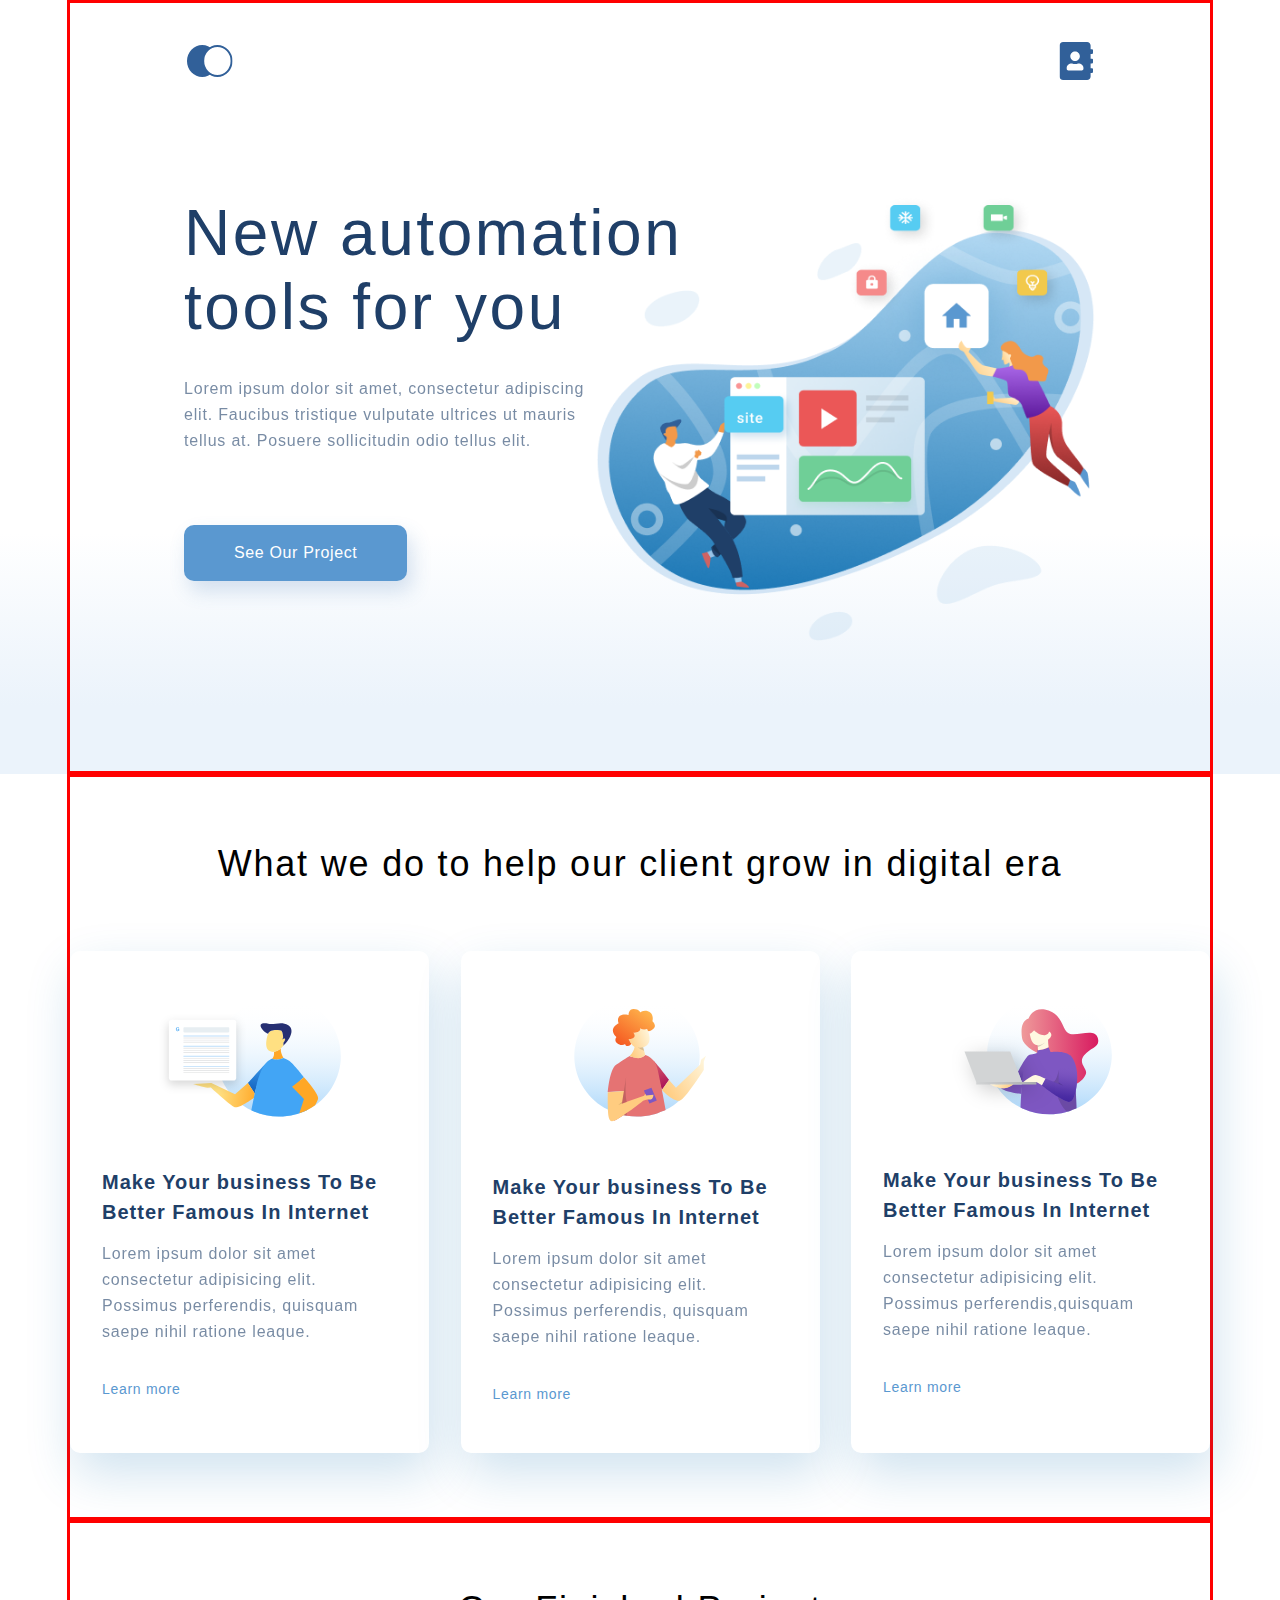
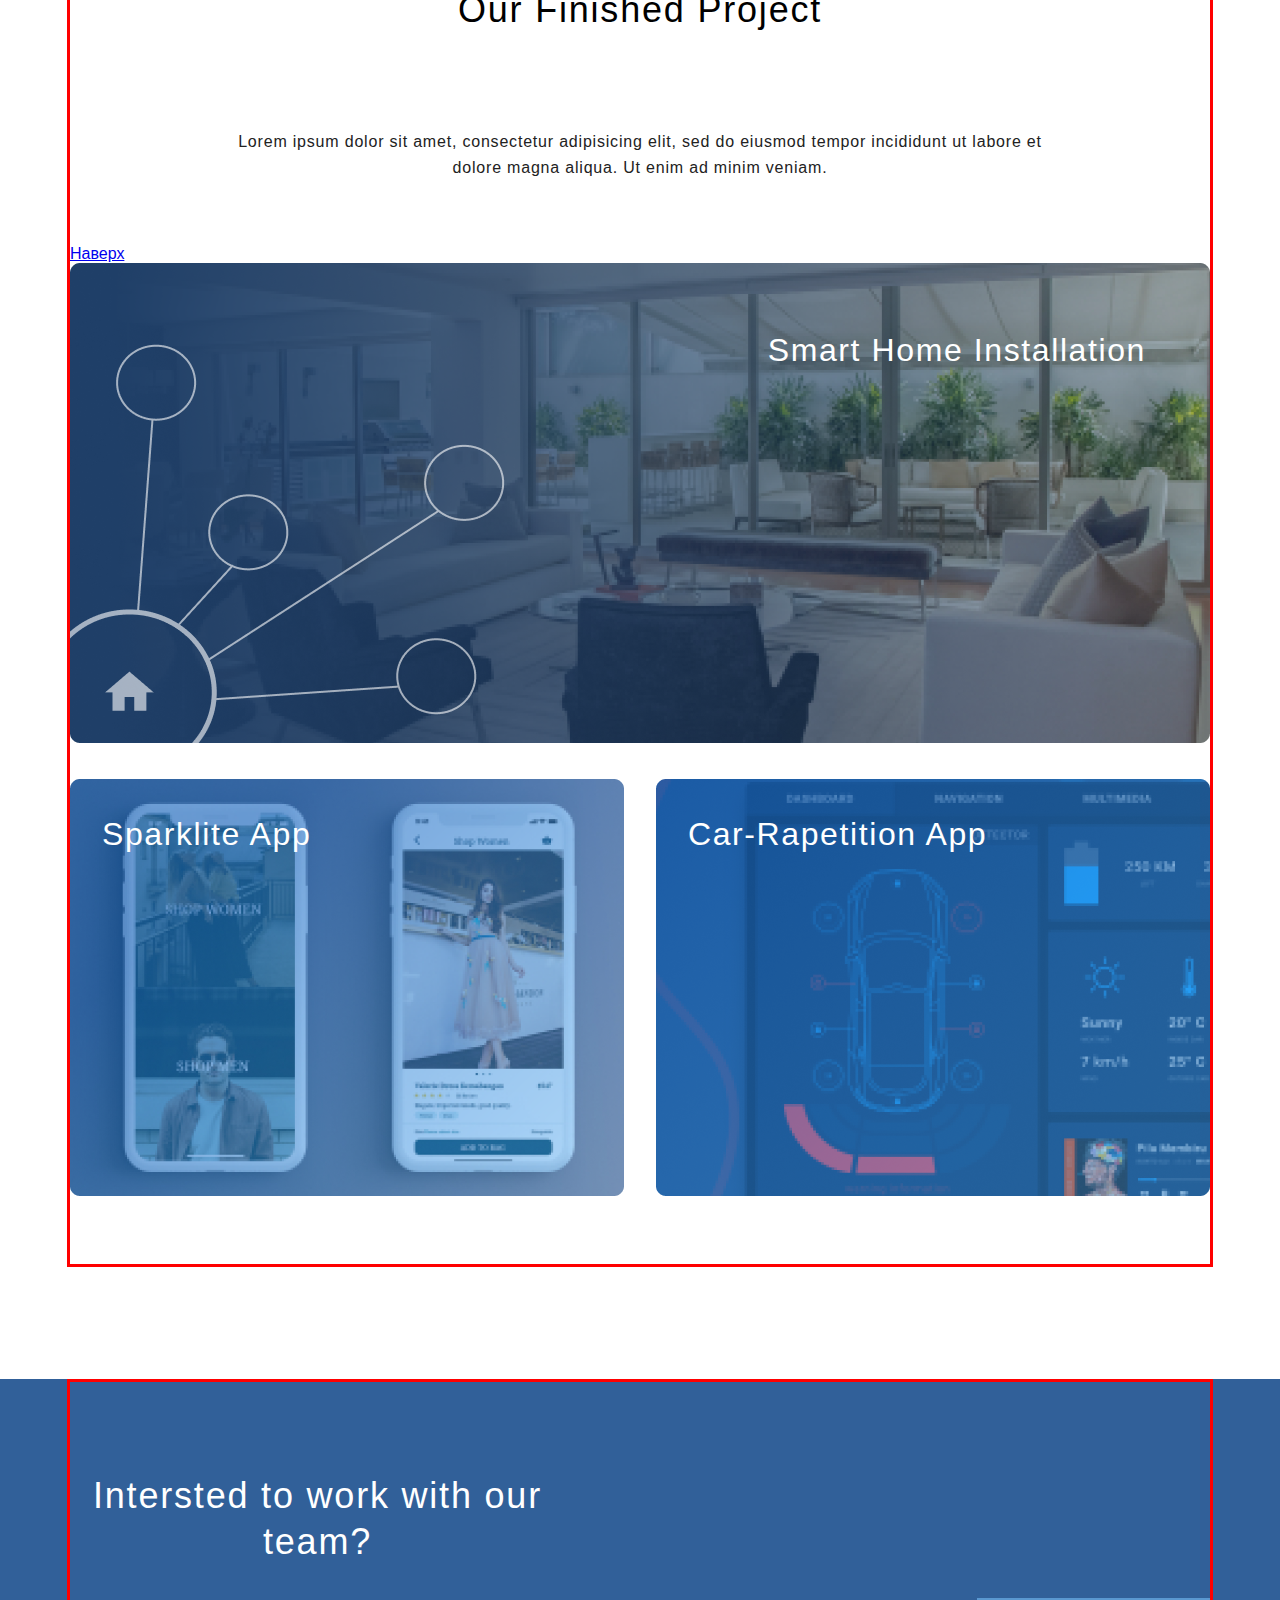
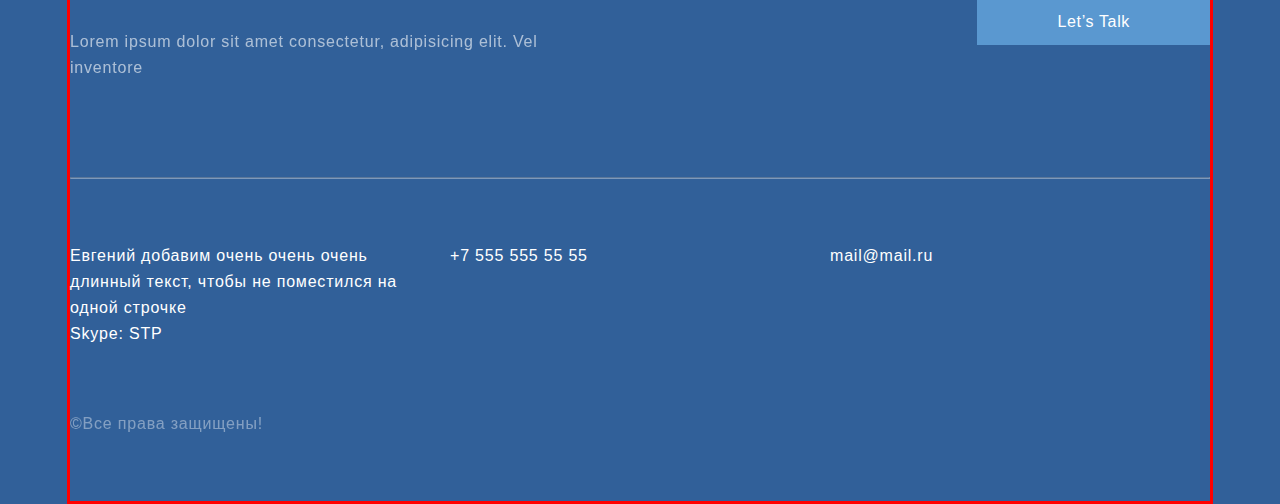
<file: index.html>
<!DOCTYPE html>
<html lang="en">

<head>

<meta charset="UTF-8">
<meta http-equiv="X-UA-Compatible" content="IE=edge">
<meta name="viewport" content="width=device-width, initial-scale=1.0">
<title>Урок 7 Евгений Хмарский</title>
<link rel="stylesheet" href="style.css">
</head>
<!-- Тело страницы -->

<body>
<!-- оборачивание для прижимания подвала -->
<div class="wrapper">
    <div class="top__content">
        <!-- меню + первый экран -->
        <div class="mainscr">
            <div class="container">
                <div class="top_box">
                    <ul class="menu">
                    <li> <a class=" menu_link" id="top" href="index.html"><img src="img/Navigation.svg" alt="menu"> </a></li>
                    <li><a class="menu_link" href="contacts.html"> <img src="img/address-book-solid 1.svg" alt="contacts"></a></li>
                    </ul>
                    <div class="mainscr_info">
                        <h1 class="mainscr_header"> New automation tools for you</h1>
                        <p class="text mainscr_text">Lorem ipsum dolor sit amet, consectetur adipiscing elit. Faucibus tristique
                vulputate ultrices ut mauris tellus at. Posuere sollicitudin odio tellus elit.
                        </p>
                        <a href="#" class="top_button">See Our Project</a>
                    </div>
                </div>
            </div>
        </div>
        <!-- Экран what-we-do -->
        <div class="container">
            <div class="what-we-do">
                <h3 class="heading3">What we do to help our client grow in digital era</h3>
                <div class="featureblock">
                    <div class="feature">
                        <img src="img/1_card.svg" alt="card1" class="feature__image">
                        <h4 class="feature__heading">Make Your business To Be
                            Better Famous In Internet</h4>
                        <p class="text">Lorem ipsum dolor sit amet consectetur adipisicing elit. Possimus perferendis,
                            quisquam
                            saepe nihil ratione leaque.</p>
                        <a href="#" class="feature_Link">Learn more
                            <!-- <img src="img/arrow_right.svg" alt="arrow_right"> -->
                        </a>
                    </div>
                    <div class="feature">
                        <img src="img/2_card.svg" alt="card2" class="feature__image ">
                        <h4 class="feature__heading">Make Your business To Be
                            Better Famous In Internet</h4>
                        <p class="text">Lorem ipsum dolor sit amet consectetur adipisicing elit. Possimus perferendis,
                            quisquam saepe nihil ratione leaque.
                            </p>
                            <a href="#" class="feature_Link">Learn more</a>
                            <!-- <img src="img/arrow_right.svg" alt="arrow_right"> -->
                    </div>
                    <div class="feature">
                        <img src="img/3_card.svg" alt="card3" class="feature__image">
                        <h4 class="feature__heading">Make Your business To Be
                            Better Famous In Internet</h4>
                        <p class="text">Lorem ipsum dolor sit amet consectetur adipisicing elit.
                            Possimus perferendis,quisquam saepe nihil ratione leaque.</p>
                        <a href="#" class="feature_Link">Learn more</a>
                        </div>
                        </div>
                        </div>
                        </div>
                        <!-- Экран finished project -->
        <div class="container">
            <div class="finished_project">
                <h3 class="heading3">Our Finished Project</h3>
                <p class="text fp__text">Lorem ipsum dolor sit amet, consectetur adipisicing elit, sed do eiusmod tempor
                    incididunt ut labore et dolore magna aliqua. Ut enim ad minim veniam.</p>
                <a class="up_link" href="#top">Наверх</a>
                <!-- блок картиночных ссылок -->
                <div class="project__big">
                    <img class="project__Image" src="img/Project_item1.png" alt="Project_item1">
                    <p class="project__Item_text">Smart Home Installation</p>
                </div>
                <div class="project__small">
                    <div class="project__small_Item project__small_Item_marg">
                        <img class="project__Image" src="img/Project_item2.png" alt="Project2">
                        <p class="project__Item_text item_text_left">Sparklite App</p>
                    </div>
                    <div class="project__small_Item">
                        <img class="project__Image" src="img/Project_item3.png" alt="Project2">
                        <p class="project__Item_text item_text_left">Car-Rapetition App</p>
                    </div>
                </div>
            </div>
            </div>
    </div>
    <!-- подвал страницы -->
    <div class="footer ">
        <div class="container">
            <div class="footerTop ">
                <div class="footerTopText">
                    <h3 class="heading3 footerHeading3">Intersted to work with our team?</h3>
                    <p class="text footerText">Lorem ipsum dolor sit amet consectetur, adipisicing elit. Vel inventore
                    </p>
                </div>
                <div class="footer__button">
                    <a href="#" class="footerBtn">Let’s Talk</a>
                </div>
            </div>
            <hr>
            <div class="footerBottom ">
                <ul class="footerBottomContacts">
        <li class="marge">
<p class="text foterBottomLink"> Евгений добавим очень очень очень длинный текст, чтобы не поместился на
    одной строчке
</p>
</li>
<li class="marge"><a class="text foterBottomLink" href="tel:+75555555555">+7 555 555 55 55</a></li>
<li class="marge"><a class="text foterBottomLink" href="mailto:mail@mail.ru">mail@mail.ru</a></li>
<li class="marge"><a class="text foterBottomLink" href="skype:STP">Skype: STP</a></li>
                </ul>
                <p class="text allrightsreserved">&copy;Все права защищены!</p>
            </div>
        </div>
    </div>
</div>
</body>
</html>
</file>
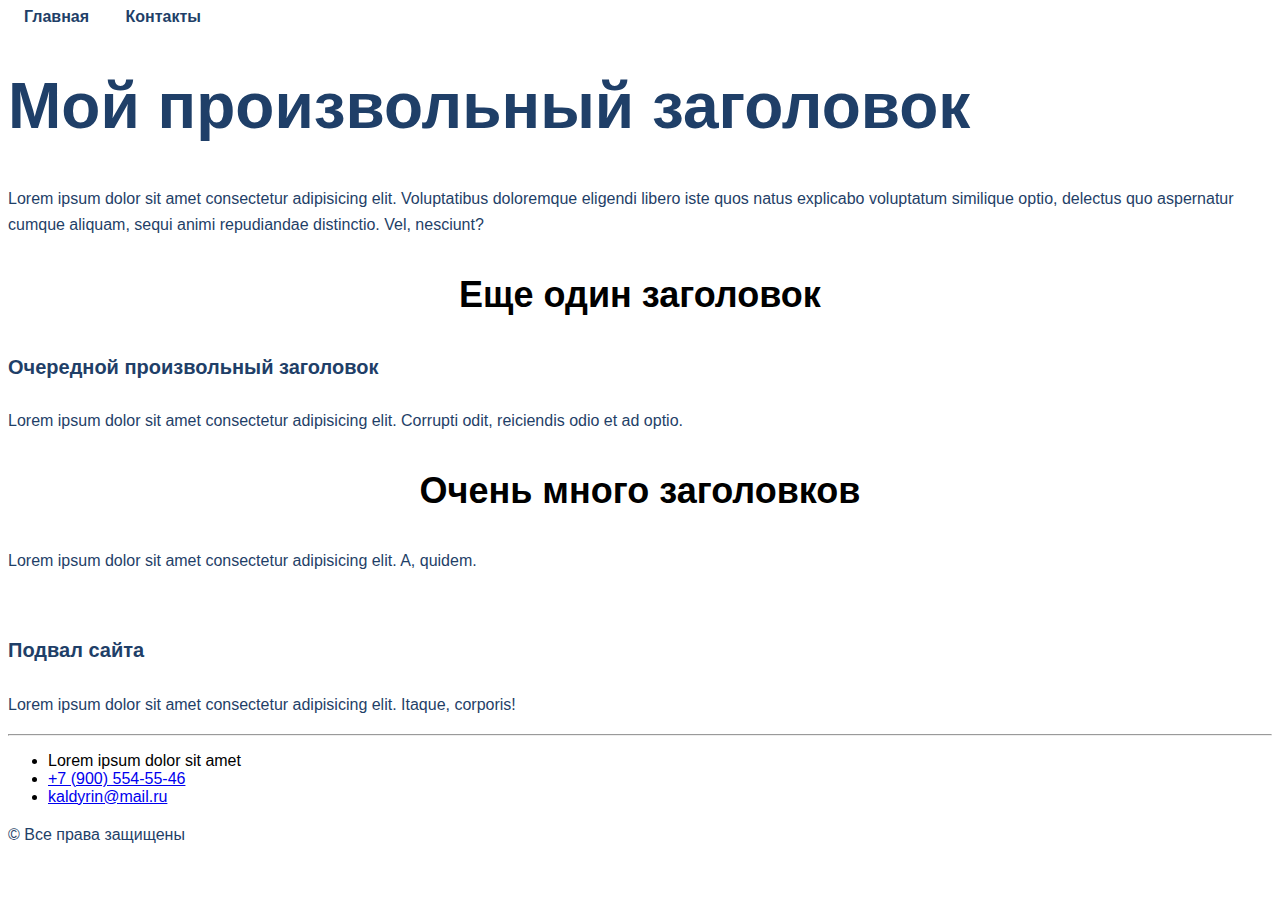
<file: exhomework/Andrey Gromov/index.html>
<!DOCTYPE html>
<html lang="en">

<head>
    <meta charset="UTF-8">
    <meta http-equiv="X-UA-Compatible" content="IE=edge">
    <meta name="viewport" content="width=device-width, initial-scale=1.0">
    <link rel="stylesheet" href="./style.css">
    <title>Lesson 2</title>
</head>

<body>
    <header class="main-nav">
        <ul class="main-nav__items">
            <li class="main-nav__item"><a href="index.html">Главная</a></li>
            <li class="main-nav__item"><a href="contacts.html">Контакты</a></li>
        </ul>
    </header>

    <h1 class="h1">Мой произвольный заголовок</h1>
    <p class="text">Lorem ipsum dolor sit amet consectetur adipisicing elit. Voluptatibus doloremque eligendi libero iste quos natus
        explicabo voluptatum similique optio, delectus quo aspernatur cumque aliquam, sequi animi repudiandae
        distinctio. Vel, nesciunt?</p>

    <h3 class="h3">Еще один заголовок</h3>

    <h4 class="h4">Очередной произвольный заголовок</h4>
    <p class="text">Lorem ipsum dolor sit amet consectetur adipisicing elit. Corrupti odit, reiciendis odio et ad optio.</p>

    <h3 class="h3">Очень много заголовков</h3>
    <p class="text">Lorem ipsum dolor sit amet consectetur adipisicing elit. A, quidem.</p>

    <br>

    <footer>
        <h4 class="h4">Подвал сайта</h4>
        <p class="text">Lorem ipsum dolor sit amet consectetur adipisicing elit. Itaque, corporis!</p>

        <hr>

        <ul>
            <li>Lorem ipsum dolor sit amet</li>
            <li><a href="tel:+79005545546">+7 (900) 554-55-46</a></li>
            <li><a href="mailto:kaldyrin@mail.ru">kaldyrin@mail.ru</a></li>
        </ul>

    
        <p class="text"> &copy; Все права защищены</p>
    </footer>

</body>

</html>
</file>
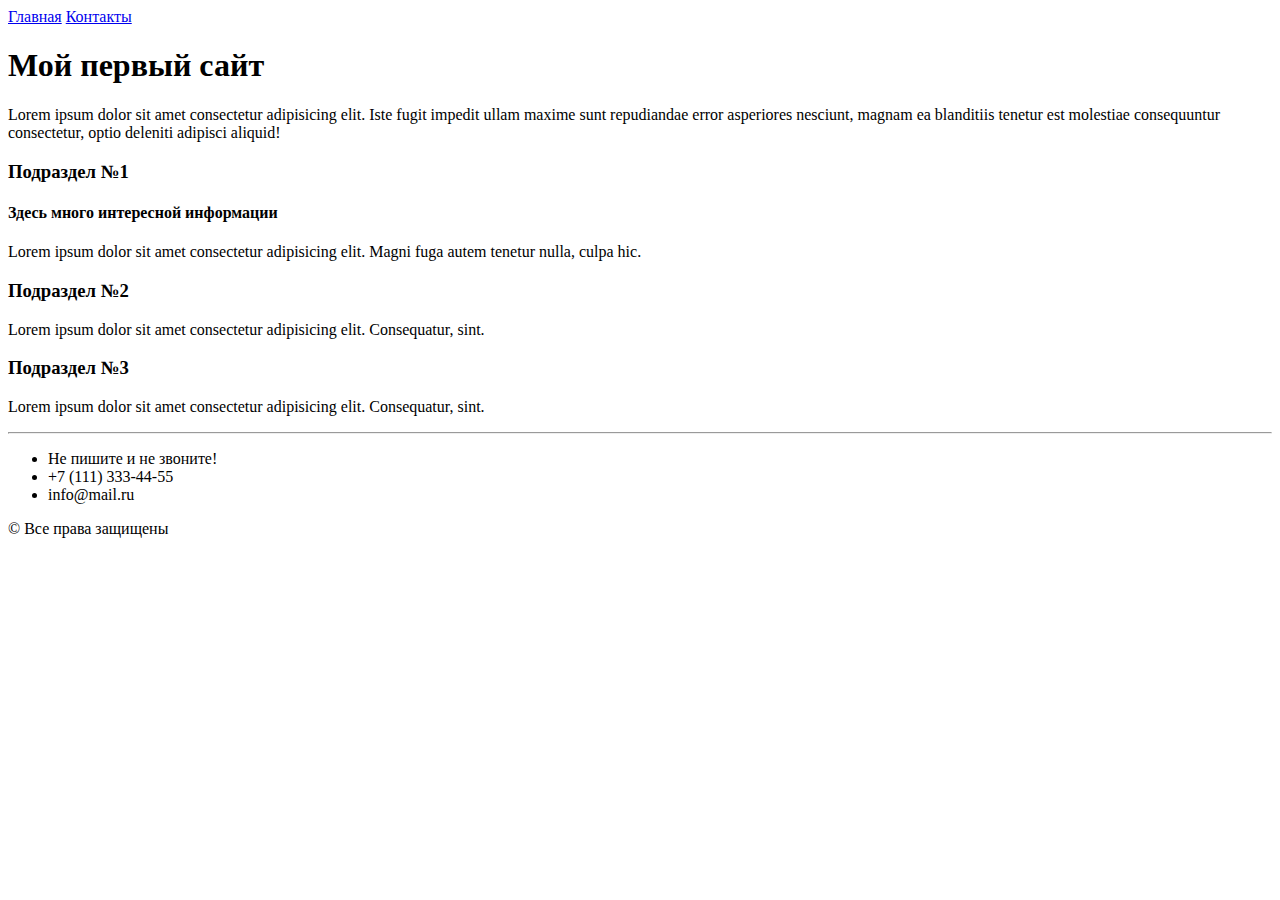
<file: exhomework/Dmitriy Rumiantsev/index.html>
<!DOCTYPE html>
<html lang="en">

<head>
    <meta charset="UTF-8">
    <meta http-equiv="X-UA-Compatible" content="IE=edge">
    <meta name="viewport" content="width=device-width, initial-scale=1.0">
    <title>Главная страница</title>
</head>

<body>
    <a id="top" href="index.html">Главная</a>
    <a href="contacts.html">Контакты</a>
    <h1>Мой первый сайт</h1>
    <p>Lorem ipsum dolor sit amet consectetur adipisicing elit. Iste fugit impedit ullam maxime sunt repudiandae error
        asperiores nesciunt, magnam ea blanditiis tenetur est molestiae consequuntur consectetur, optio deleniti
        adipisci aliquid!</p>
    <h3>Подраздел №1</h3>
    <h4>Здесь много интересной информации</h4>
    <p>Lorem ipsum dolor sit amet consectetur adipisicing elit. Magni fuga autem tenetur nulla, culpa hic.</p>
    <h3>Подраздел №2</h3>
    <p>Lorem ipsum dolor sit amet consectetur adipisicing elit. Consequatur, sint.</p>
    <h3>Подраздел №3</h3>
    <p>Lorem ipsum dolor sit amet consectetur adipisicing elit. Consequatur, sint.</p>
    <hr>
    <ul>
        <li>Не пишите и не звоните!</li>
        <li>+7 (111) 333-44-55</li>
        <li>info@mail.ru</li>
    </ul>
    <p>&copy Все права защищены</p>
</body>

</html>
</file>
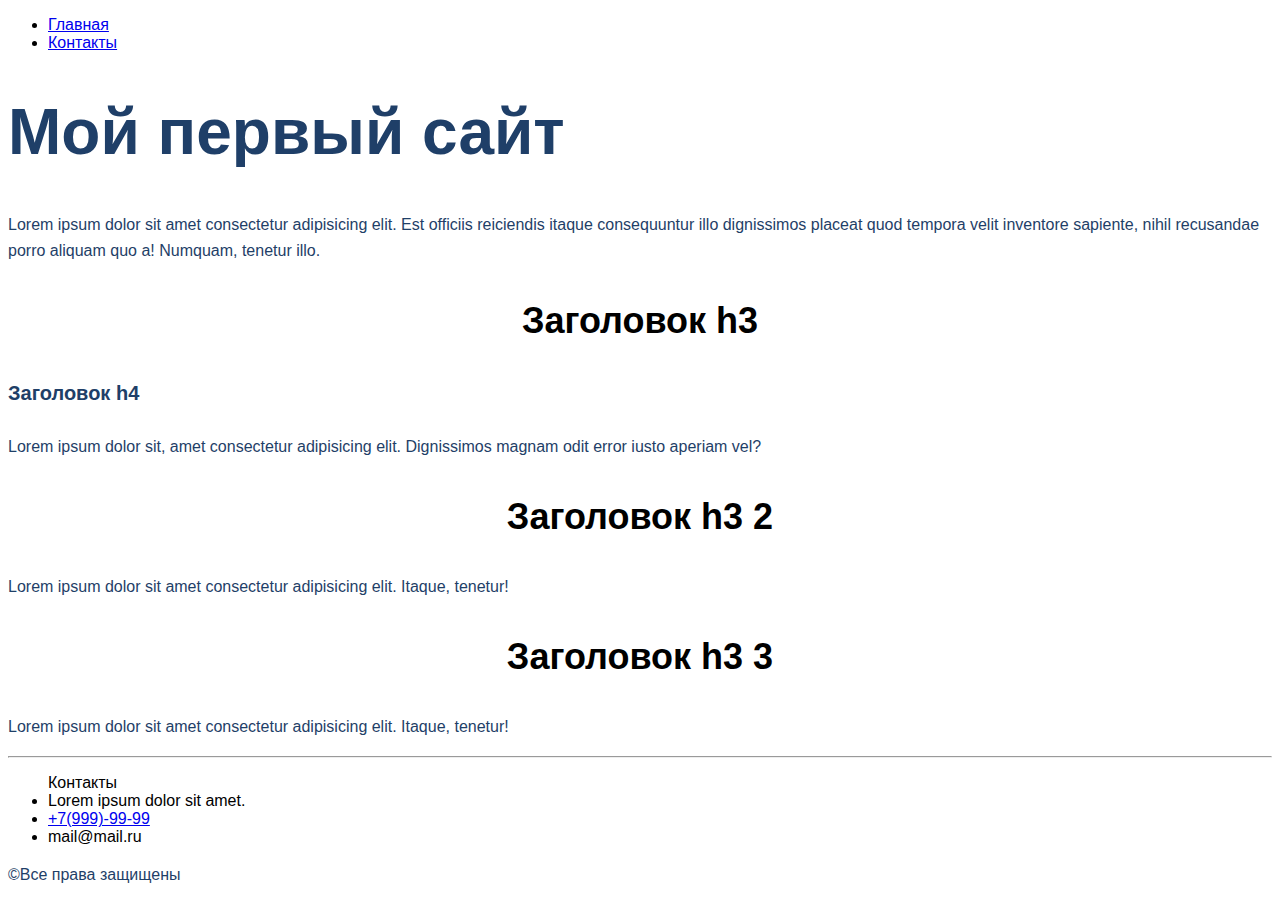
<file: exhomework/Ekaterina Muriy/index.html>
<!DOCTYPE html>
<html lang="en">

<head>
    <meta charset="UTF-8">
    <meta http-equiv="X-UA-Compatible" content="IE=edge">
    <meta name="viewport" content="width=device-width, initial-scale=1.0">
    <title>Document</title>
    <link rel="stylesheet" href="style.css">
</head>

<body>
    <ul>
        <li><a href="index.html">Главная</a></li>
        <li><a href="contacts.html">Контакты</a></li>
    </ul>
    <h1 class="h1">Мой первый сайт</h1>
    <p class="paragraph">Lorem ipsum dolor sit amet consectetur adipisicing elit. Est officiis reiciendis itaque
        consequuntur illo
        dignissimos placeat quod tempora velit inventore sapiente, nihil recusandae porro aliquam quo a! Numquam,
        tenetur illo.</p>
    <h3 class="h3">Заголовок h3</h3>
    <h4 class="h4">Заголовок h4</h4>
    <p class="paragraph">Lorem ipsum dolor sit, amet consectetur adipisicing elit. Dignissimos magnam odit error iusto
        aperiam vel?</p>
    <h3 class="h3">Заголовок h3 2</h3>
    <p class="paragraph">Lorem ipsum dolor sit amet consectetur adipisicing elit. Itaque, tenetur!</p>
    <h3 class="h3">Заголовок h3 3</h3>
    <p class="paragraph">Lorem ipsum dolor sit amet consectetur adipisicing elit. Itaque, tenetur!</p>
    <hr>
    <ul> Контакты
        <li>Lorem ipsum dolor sit amet.</li>
        <li><a href="tel:+7(999)-99-99">+7(999)-99-99</a></li>
        <li>mail@mail.ru</li>
    </ul>
    <p class="paragraph">&copyВсе права защищены</p>
</body>

</html>
</file>
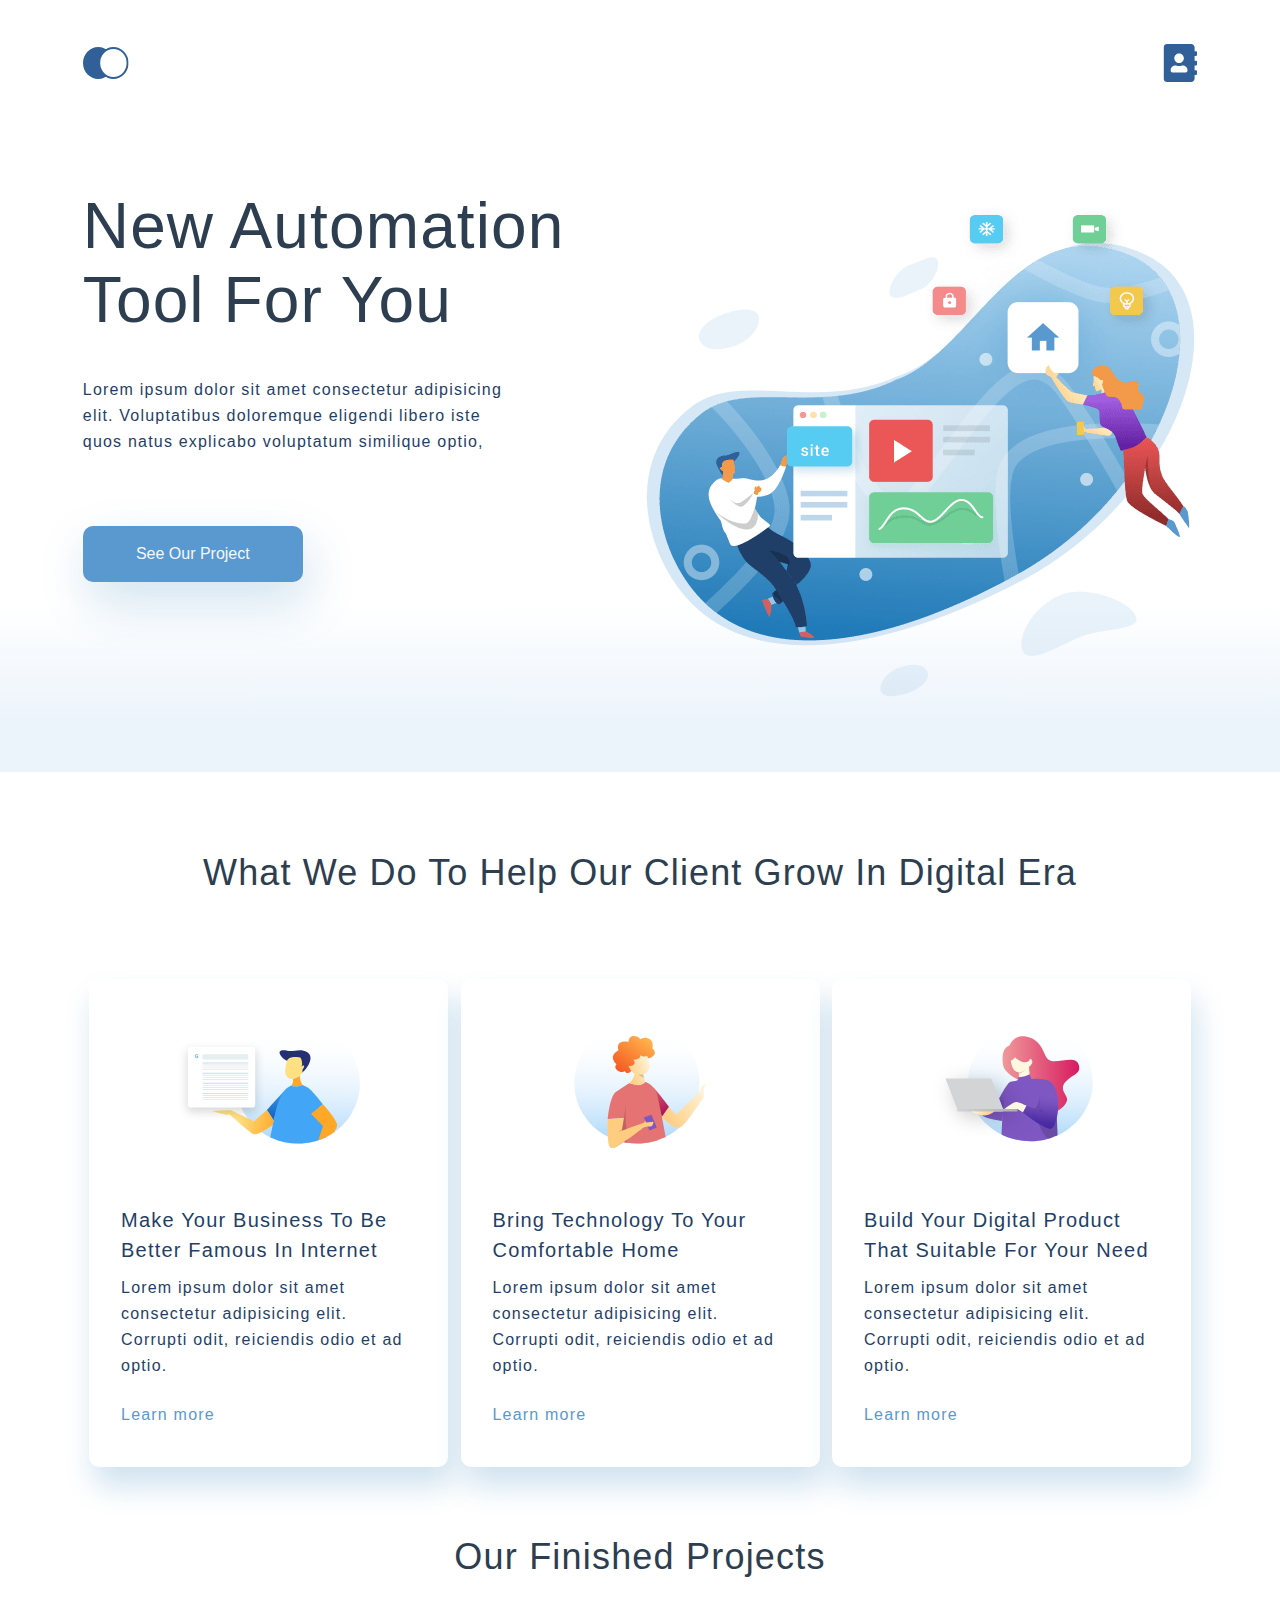
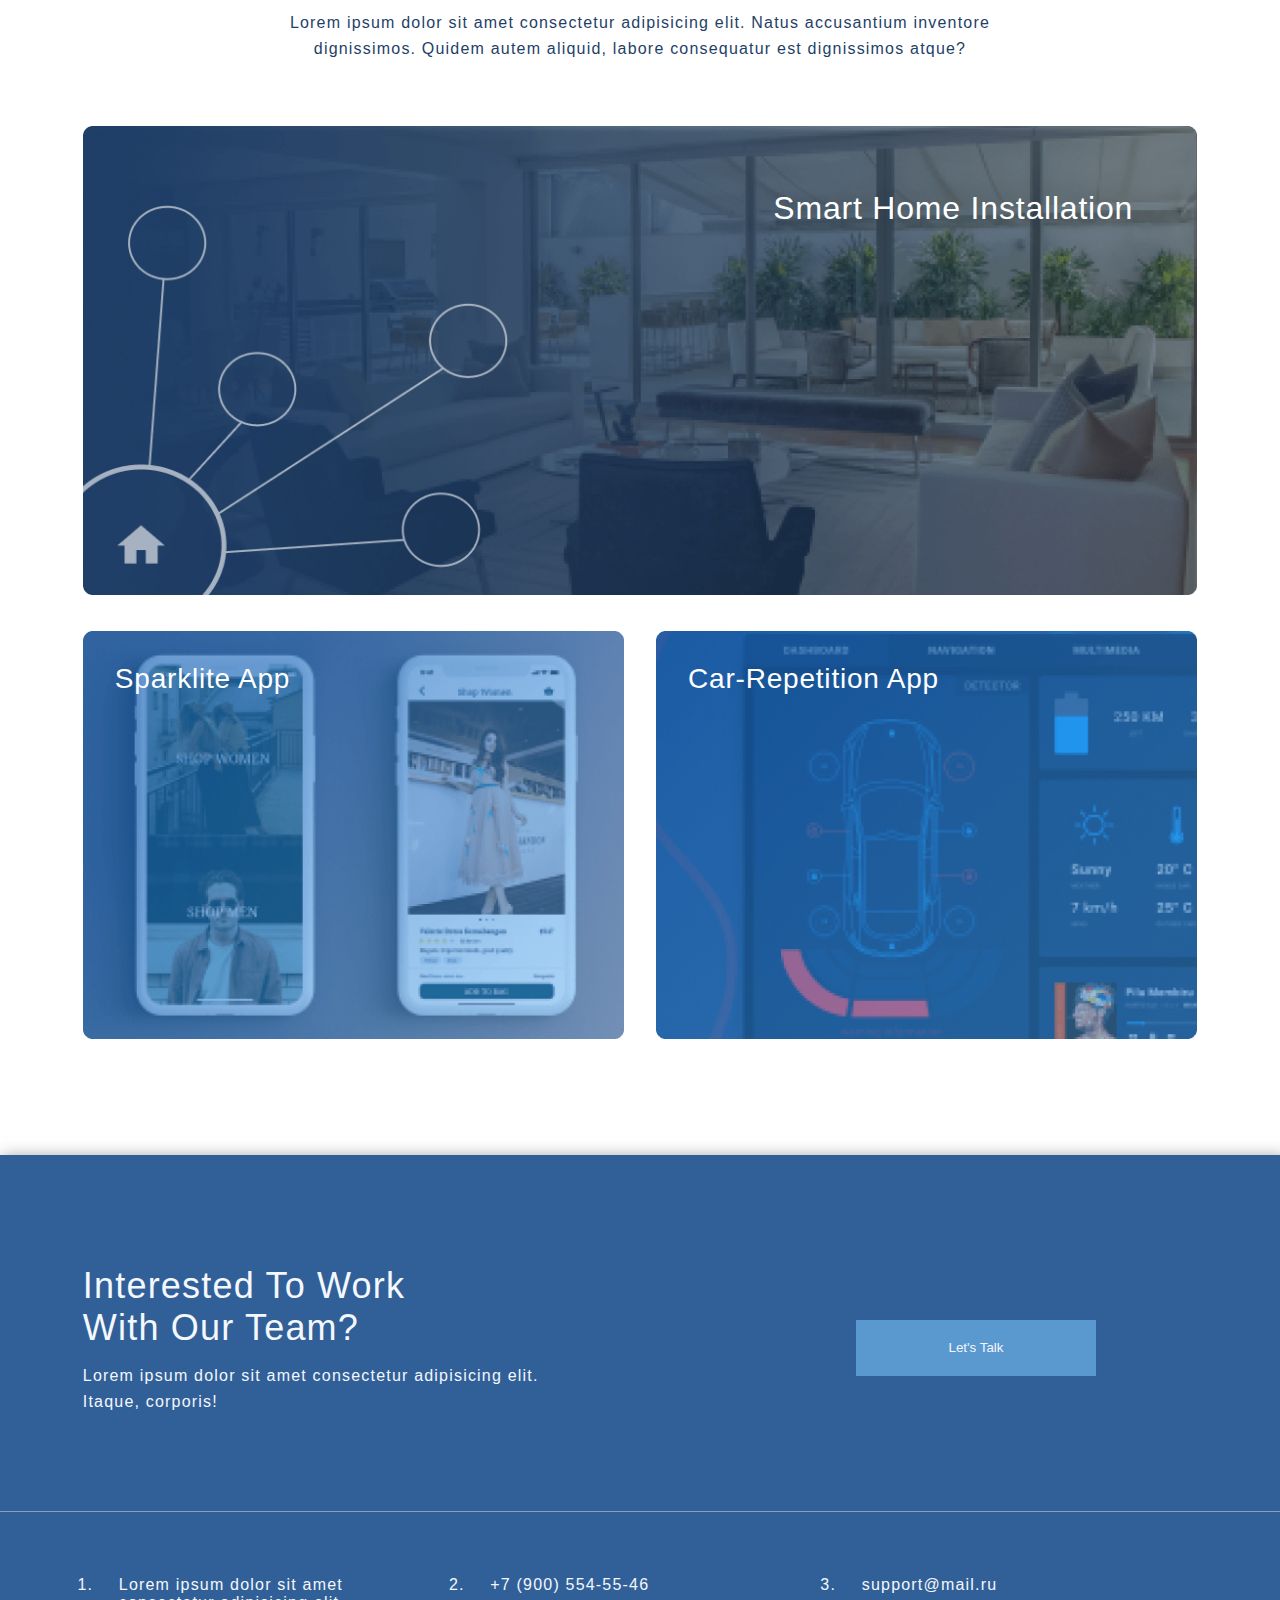
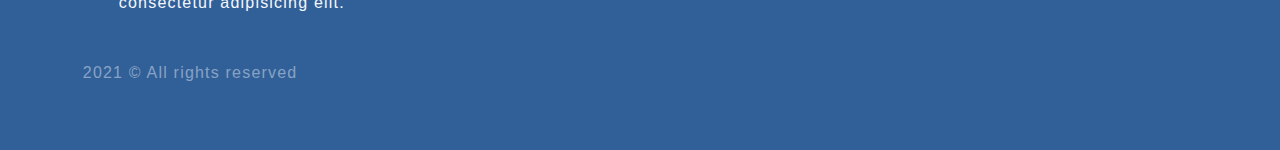
<file: exhomework/lesson7/Andrey Gromov/index.html>
<!DOCTYPE html>
<html lang="en">

<head>
    <meta charset="UTF-8">
    <meta http-equiv="X-UA-Compatible" content="IE=edge">
    <meta name="viewport" content="width=device-width, initial-scale=1.0">
    <link rel="stylesheet" href="https://cdnjs.cloudflare.com/ajax/libs/font-awesome/5.15.3/css/all.min.css"
        integrity="sha512-iBBXm8fW90+nuLcSKlbmrPcLa0OT92xO1BIsZ+ywDWZCvqsWgccV3gFoRBv0z+8dLJgyAHIhR35VZc2oM/gI1w=="
        crossorigin="anonymous" referrerpolicy="no-referrer" />
    <link rel="stylesheet" href="./shared.css">
    <link rel="stylesheet" href="./main.css">
    <title>Lesson 7</title>
</head>

<body>
    <header class="main-nav">
        <div class="container">
            <ul class="main-nav__items">
                <li class="main-nav__item"><a class="link" href="index.html"><img src="./img/Navigation.svg" alt=""></a></li>
                <li class="main-nav__item"><a class="link" href="contacts.html"><img src="./img/address-book-solid 1.svg" alt=""></a>
                </li>
            </ul>
        </div>
    </header>

    <section class="product-overview">
        <div class="container">
            <div class="row">
                <div class="col">
                    <h1 class="h1">New automation tool for you</h1>
                    <p class="text">Lorem ipsum dolor sit amet consectetur adipisicing elit. Voluptatibus doloremque
                        eligendi
                        libero iste quos natus explicabo voluptatum similique optio, </p>
                    <button class="btn">See our project</button>
                </div>
                <!-- <div class="col">
                    <img src="./img/illustration-min.png" alt="tool">
                </div> -->
            </div>
        </div>
    </section>

    <section class="key-features container">
        <!-- <div class="container"> -->
        <h3 class="h3">What we do to help our client grow in digital era</h3>
        <div class="key-features__list">
            <div class="feature">
                <img src="./img/key-1.svg" alt="person">
                <h4 class="h4">Make your business to be better famous in Internet</h4>
                <p class="text">Lorem ipsum dolor sit amet consectetur adipisicing elit. Corrupti odit, reiciendis
                    odio et ad optio.</p>
                <a class="link" href="#">Learn more <i class="fas fa-arrow-right"></i></a>
            </div>
            <div class="feature">
                <img src="./img/key-2.svg" alt="person">
                <h4 class="h4">Bring Technology to your comfortable home</h4>
                <p class="text">Lorem ipsum dolor sit amet consectetur adipisicing elit. Corrupti odit, reiciendis
                    odio et ad optio.</p>
                <a class="link" href="#">Learn more <i class="fas fa-arrow-right"></i></a>
            </div>
            <div class="feature">
                <img src="./img/key-3.svg" alt="person">
                <h4 class="h4">Build your digital product that suitable for your need</h4>
                <p class="text">Lorem ipsum dolor sit amet consectetur adipisicing elit. Corrupti odit, reiciendis
                    odio et ad optio.</p>
                <a class="link" href="#">Learn more <i class="fas fa-arrow-right"></i></a>
            </div>
        </div>
        <!-- </div> -->
    </section>

    <section class="project">
        <div class="container">
            <h3 class="h3">Our finished projects</h3>
            <p class="text">Lorem ipsum dolor sit amet consectetur adipisicing elit. Natus accusantium inventore
                dignissimos. Quidem autem aliquid, labore consequatur est dignissimos atque?</p>
            <div class="main-project">
                <h4 class="title">Smart home installation</h4>
                <img src="./img/living-room-min.png" alt="project">
            </div>
            <div class="other-projects">
                <div class="card">
                    <h4 class="title">Sparklite app</h4>
                    <img src="./img/project-1-min.png" alt="project 1">
                </div>
                <div class="card">
                    <h4 class="title">Car-Repetition app</h4>
                    <img src="./img/project-2-min.png" alt="project 2">
                </div>
            </div>
        </div>
    </section>

    <footer class="footer">
        <div class="container">
            
            <div class="footer_top">
                <div class="footer__info">
                    <h3 class="h3">Interested to work with our team?</h3>
                    <p class="text">Lorem ipsum dolor sit amet consectetur adipisicing elit. Itaque, corporis!</p>
                </div>
                <button class="btn">Let's Talk</button>
            </div>
            
        </div>
        <div class="hr"></div>
        <div class="container">
            <div class="footer_bottom">
                <ol class="footer__links">
                    <li class="footer__link"><a href="#">Lorem ipsum dolor sit amet consectetur adipisicing elit.</a></li>
                    <li class="footer__link"><a href="tel:+79005545546">+7 (900) 554-55-46</a></li>
                    <li class="footer__link"><a href="mailto:kaldyrin@mail.ru">support@mail.ru</a></li>
                </ol>
                <p class="footer__copy text"> 2021 &copy; All rights reserved</p>
            </div>
        </div>
    </footer>

</body>

</html>
</file>
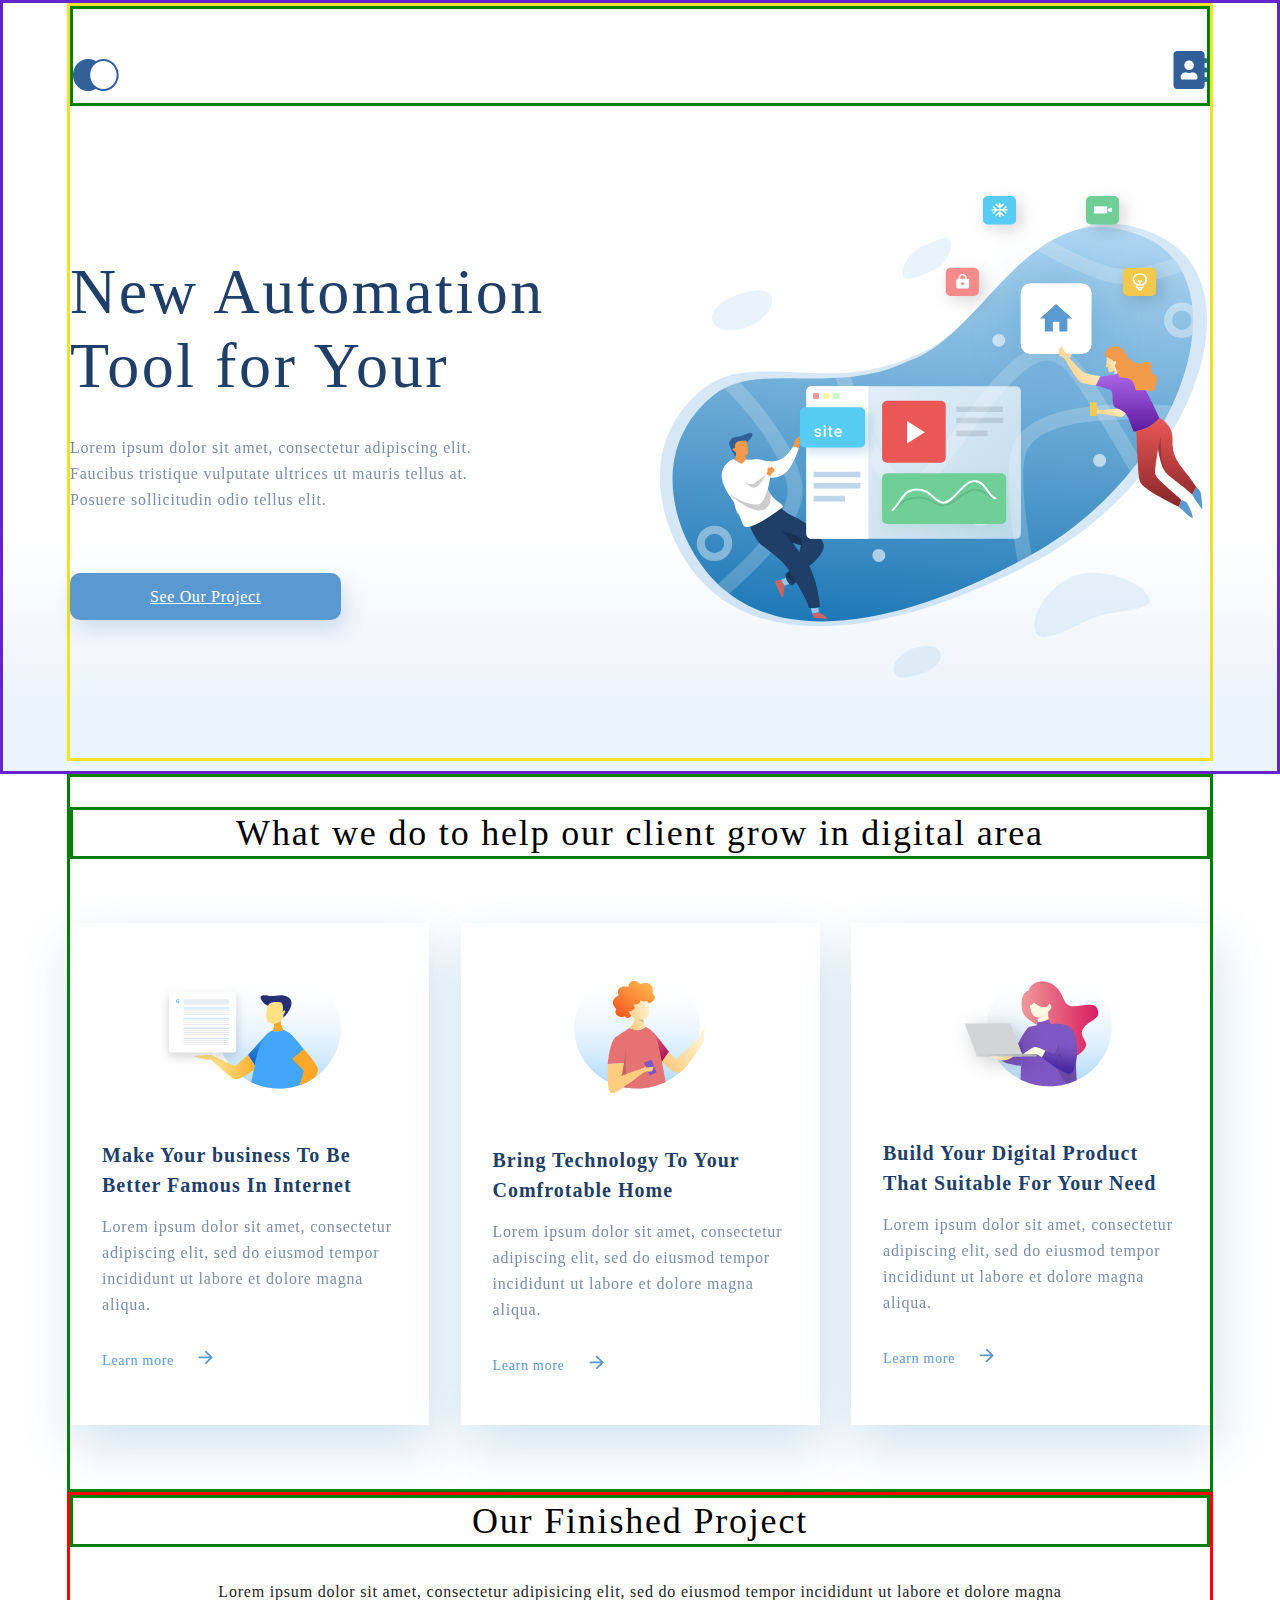
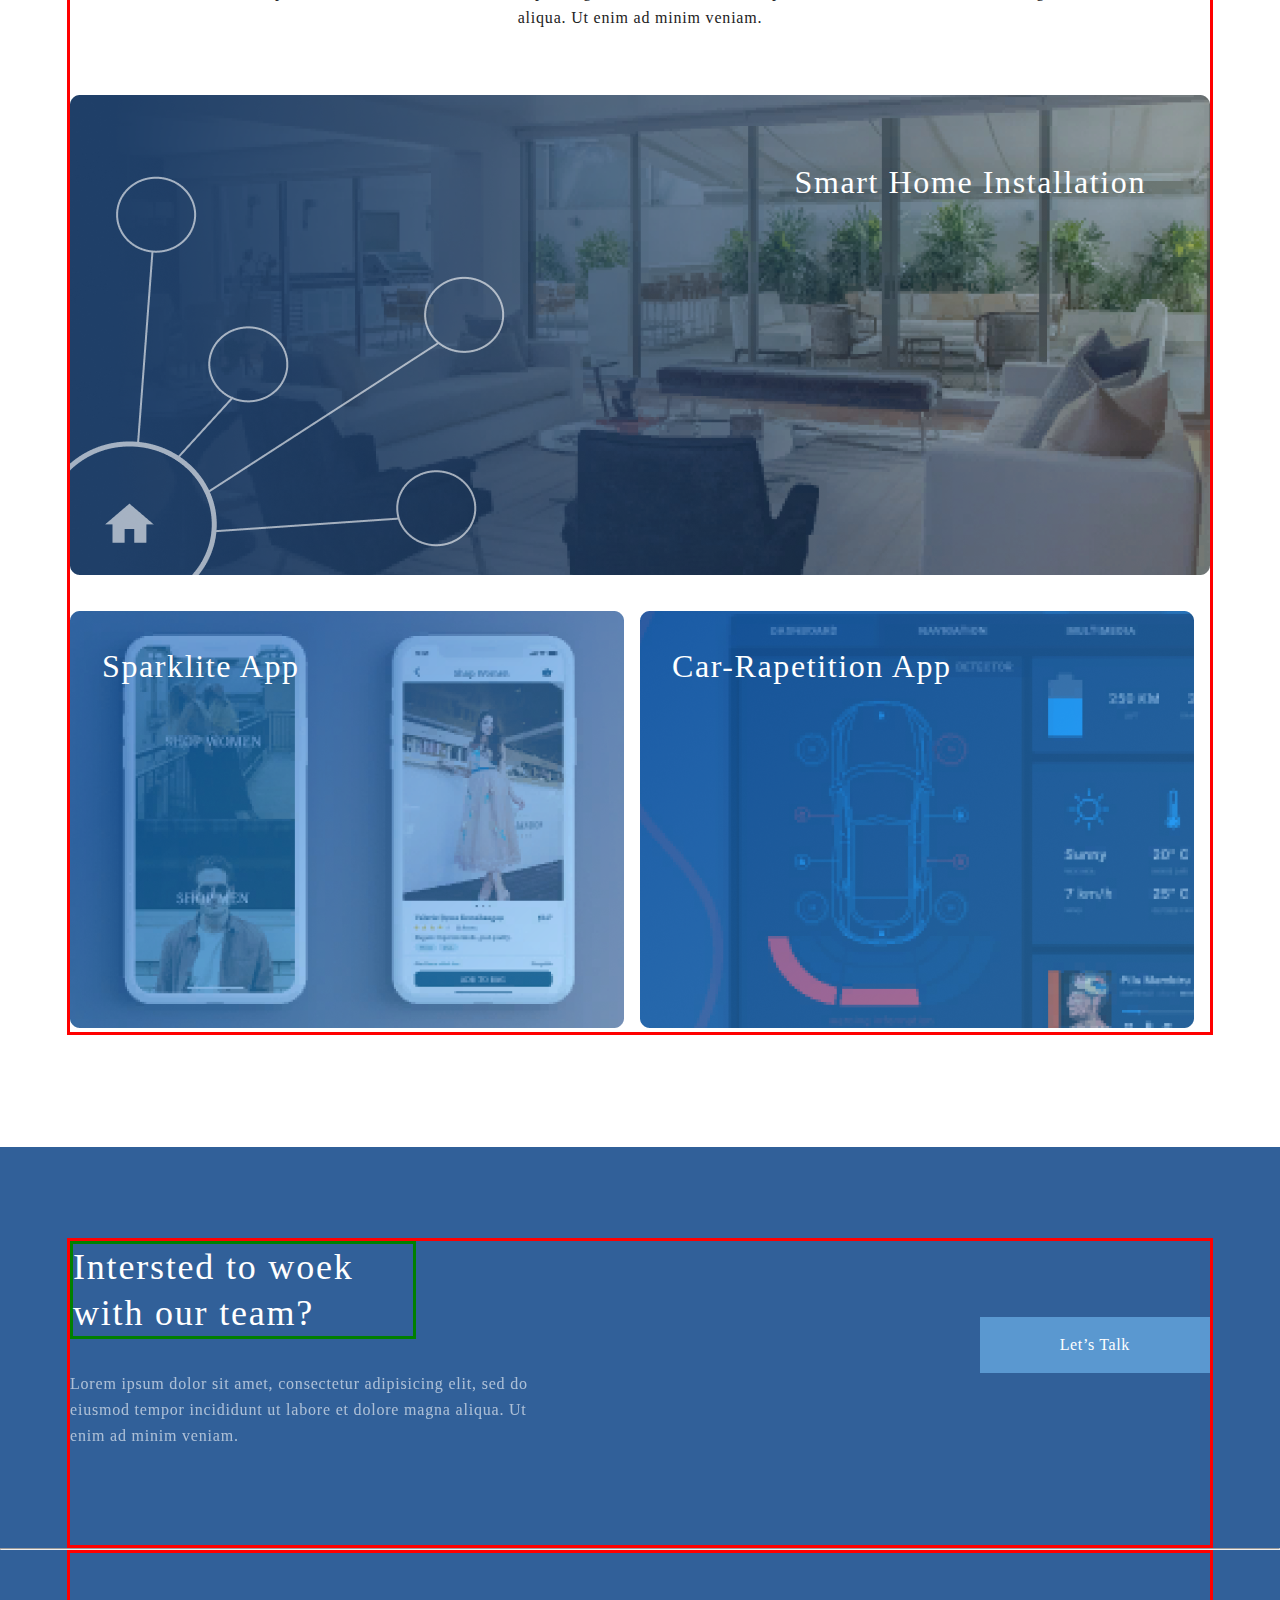
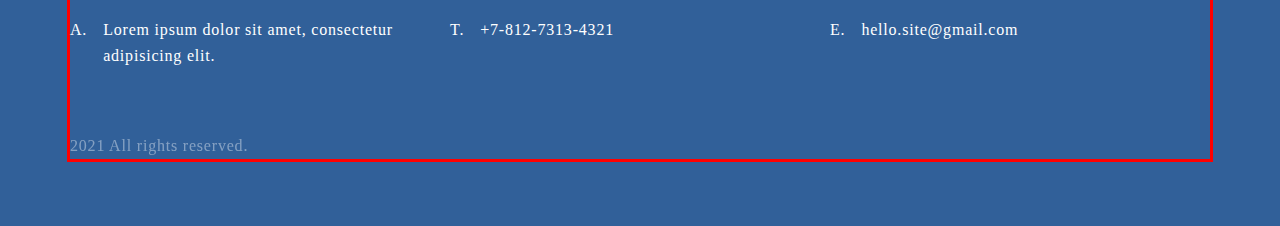
<file: exhomework/lesson7/Dmitriy Rumiantsev/index.html>
<!DOCTYPE html>
<html lang="ru_RU">

<head>
    <meta charset="UTF-8">
    <meta http-equiv="X-UA-Compatible" content="IE=edge">
    <meta name="viewport" content="width=device-width, initial-scale=1.0">
    <title>Главная</title>
    <link rel="stylesheet" href="style.css">
</head>

<body>
    <div class="top">
        <div class="container top__box">
            <!--Меню начало-->
            <ul class="header">
                <li><a href="index.html"><img src="img/index.jpg" alt="Главная" height="48px"></a></li>
                <li><a href="contacts.html"><img src="img/contact.png" alt="Контакты" height="38px"></a></li>
            </ul>
            <!--Меню конец-->
            <div class="top__info">
                <h1 class="top__heading">New Automation Tool for Your</h1>
                <p class="top__text">Lorem ipsum dolor sit amet, consectetur adipiscing elit. Faucibus tristique
                    vulputate ultrices ut mauris tellus at. Posuere sollicitudin odio tellus elit.</p>
                <a href="" class="top__button">See Our Project</a>
            </div>
        </div>
    </div>

    <!-- Карточки начало-->
    <div class="what-we-do container">
        <h3 class="heading">What we do to help our client grow in digital area</h3>
        <div class="card-box">
            <div class="card">
                <img class="card__img" src="img/card-1.svg" alt="card 1">
                <h4 class="heading-mini">Make Your business To Be Better Famous In Internet</h4>
                <p class="text">Lorem ipsum dolor sit amet, consectetur adipiscing elit, sed do eiusmod tempor
                    incididunt ut labore et dolore magna aliqua.</p>
                <a class="card__link" href="#">Learn more <img class="card__arrow" src="img/arrow.svg"
                        alt="Learn more"></a>
            </div>
            <div class="card">
                <img class="card__img" src="img/card-2.svg" alt="card 2">
                <h4 class="heading-mini">Bring Technology To Your Comfrotable Home</h4>
                <p class="text">Lorem ipsum dolor sit amet, consectetur adipiscing elit, sed do eiusmod tempor
                    incididunt ut labore et dolore magna aliqua.</p>
                <a class="card__link" href="#">Learn more <img class="card__arrow" src="img/arrow.svg"
                        alt="Learn more"></a>
            </div>
            <div class="card">
                <img class="card__img" src="img/card-3.svg" alt="card 3">
                <h4 class="heading-mini">Build Your Digital Product That Suitable For Your Need</h4>
                <p class="text">Lorem ipsum dolor sit amet, consectetur adipiscing elit, sed do eiusmod tempor
                    incididunt ut labore et dolore magna aliqua.</p>
                <a class="card__link" href="#">Learn more <img class="card__arrow" src="img/arrow.svg"
                        alt="Learn more"></a>
            </div>
        </div>
    </div>
    <!-- Карточки конец-->

    <!-- Проект начало-->
    <div class="project container">
        <h3 class="heading">Our Finished Project</h3>
        <p class="text text__project">Lorem ipsum dolor sit amet, consectetur adipisicing elit, sed do eiusmod
            tempor incididunt ut labore et dolore magna
            aliqua. Ut enim ad minim veniam.</p>
        <div class="project__item">
            <img class="project__img" src="img/project-1.png" alt="photo 1">
            <p class="project__text">Smart Home Installation</p>
        </div>
        <div class="project__parent">
            <div class="project__item">
                <img src="img/project-2.png" alt="photo 2">
                <p class="project__text project__text_mini">Sparklite App</p>
            </div>
            <div class="project__item">
                <img src="img/project-3.png" alt="photo 3">
                <p class="project__text project__text_mini">Car-Rapetition App</p>
            </div>
        </div>
    </div>
    </div>
    <!-- Проект конец-->

    <!-- Начало подвала -->
    <div class="footer">
        <div class="container">
            <div class="footer__top">
                <div class="footer__text">
                    <h3 class="heading footer__heading">Intersted to woek with our team?</h3>
                    <p class="text text_footer">Lorem ipsum dolor sit amet, consectetur adipisicing elit, sed do
                        eiusmod tempor incididunt ut labore et dolore magna aliqua. Ut enim ad minim veniam.</p>
                </div>
                <a href="" class="footer__button">Let’s Talk</a>
            </div>
        </div>

        <hr>
        <div class="container">
            <div class="footer__bottom">
                <ul class="footer__info">
                    <li class="footer__list">Lorem ipsum dolor sit amet, consectetur adipisicing elit. </li>
                    <li class="footer__list">+7-812-7313-4321 </li>
                    <li class="footer__list">hello.site@gmail.com </li>
                </ul>
            </div>
            <div class="footer__copy">
                <p class="footer__copy_text">2021 All rights reserved.</p>
            </div>
        </div>
    </div>

    <!-- Конец подвала -->
</body>

</html>
</file>
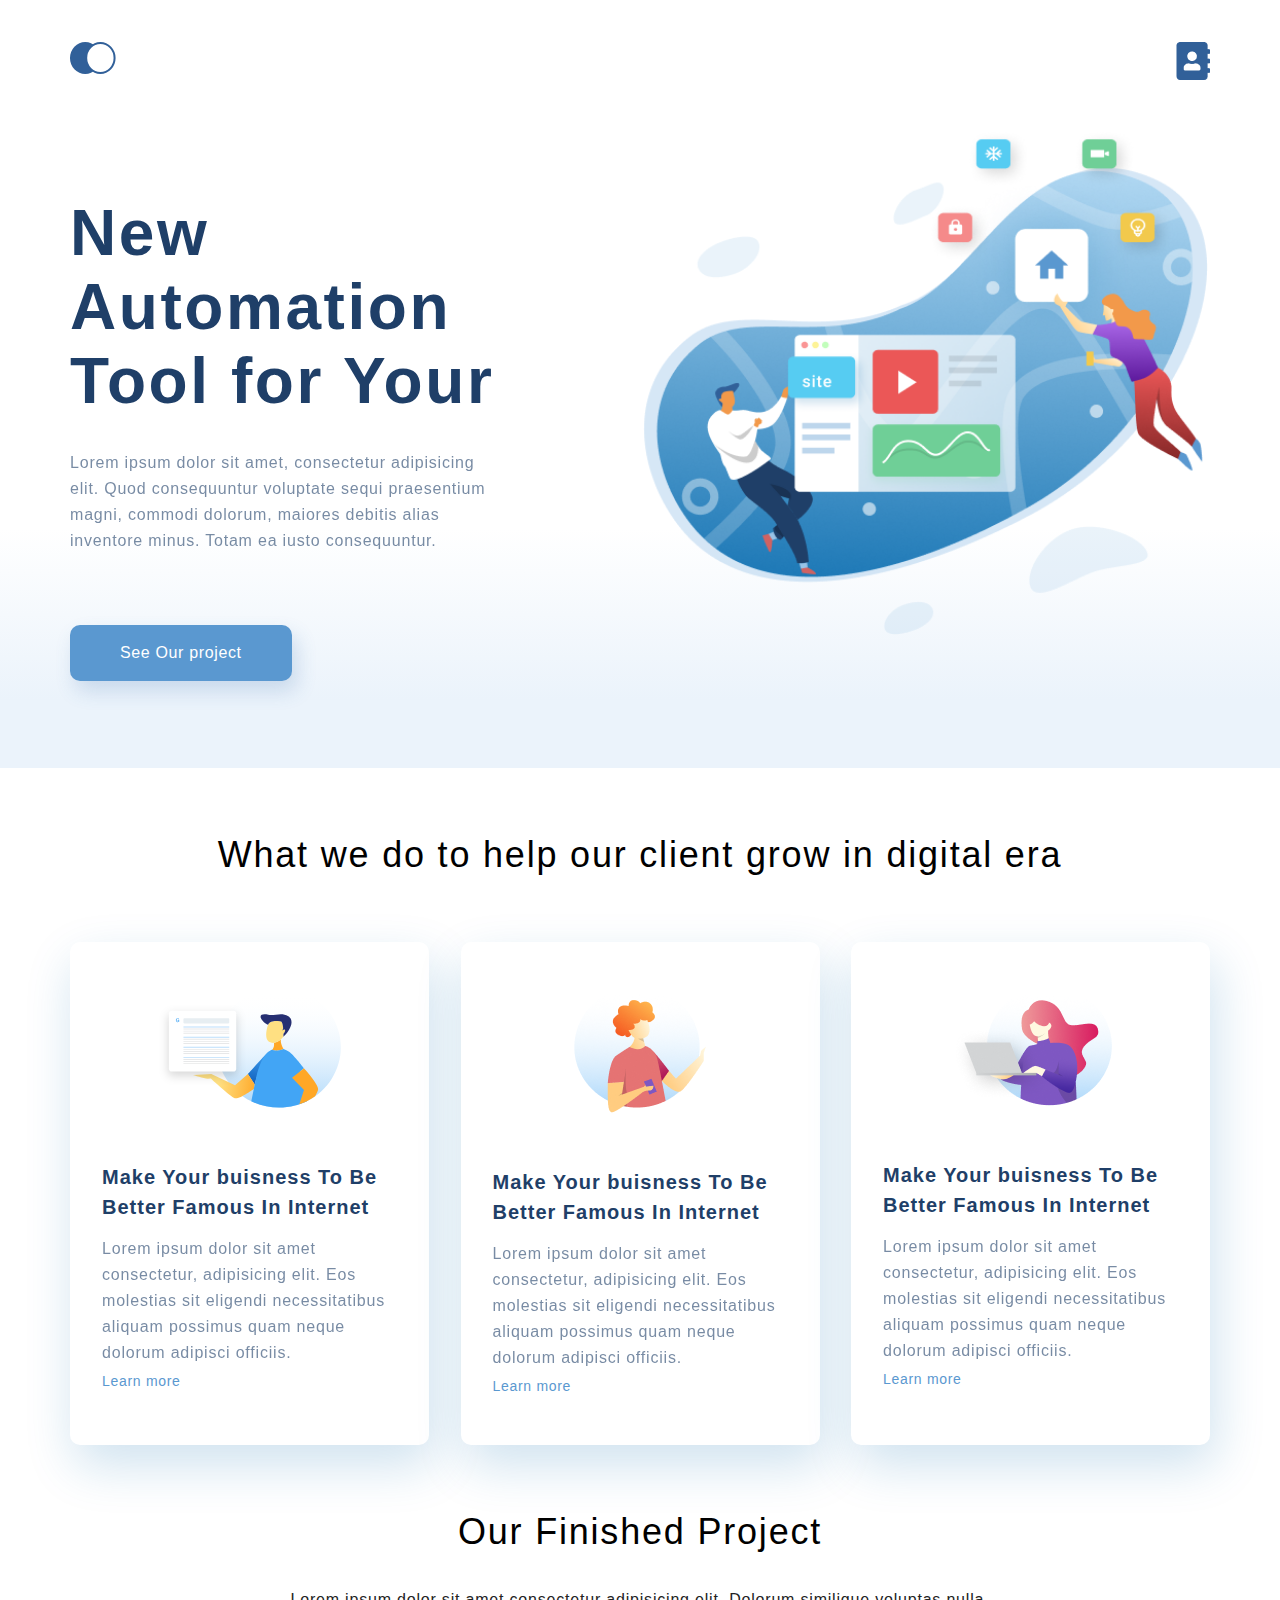
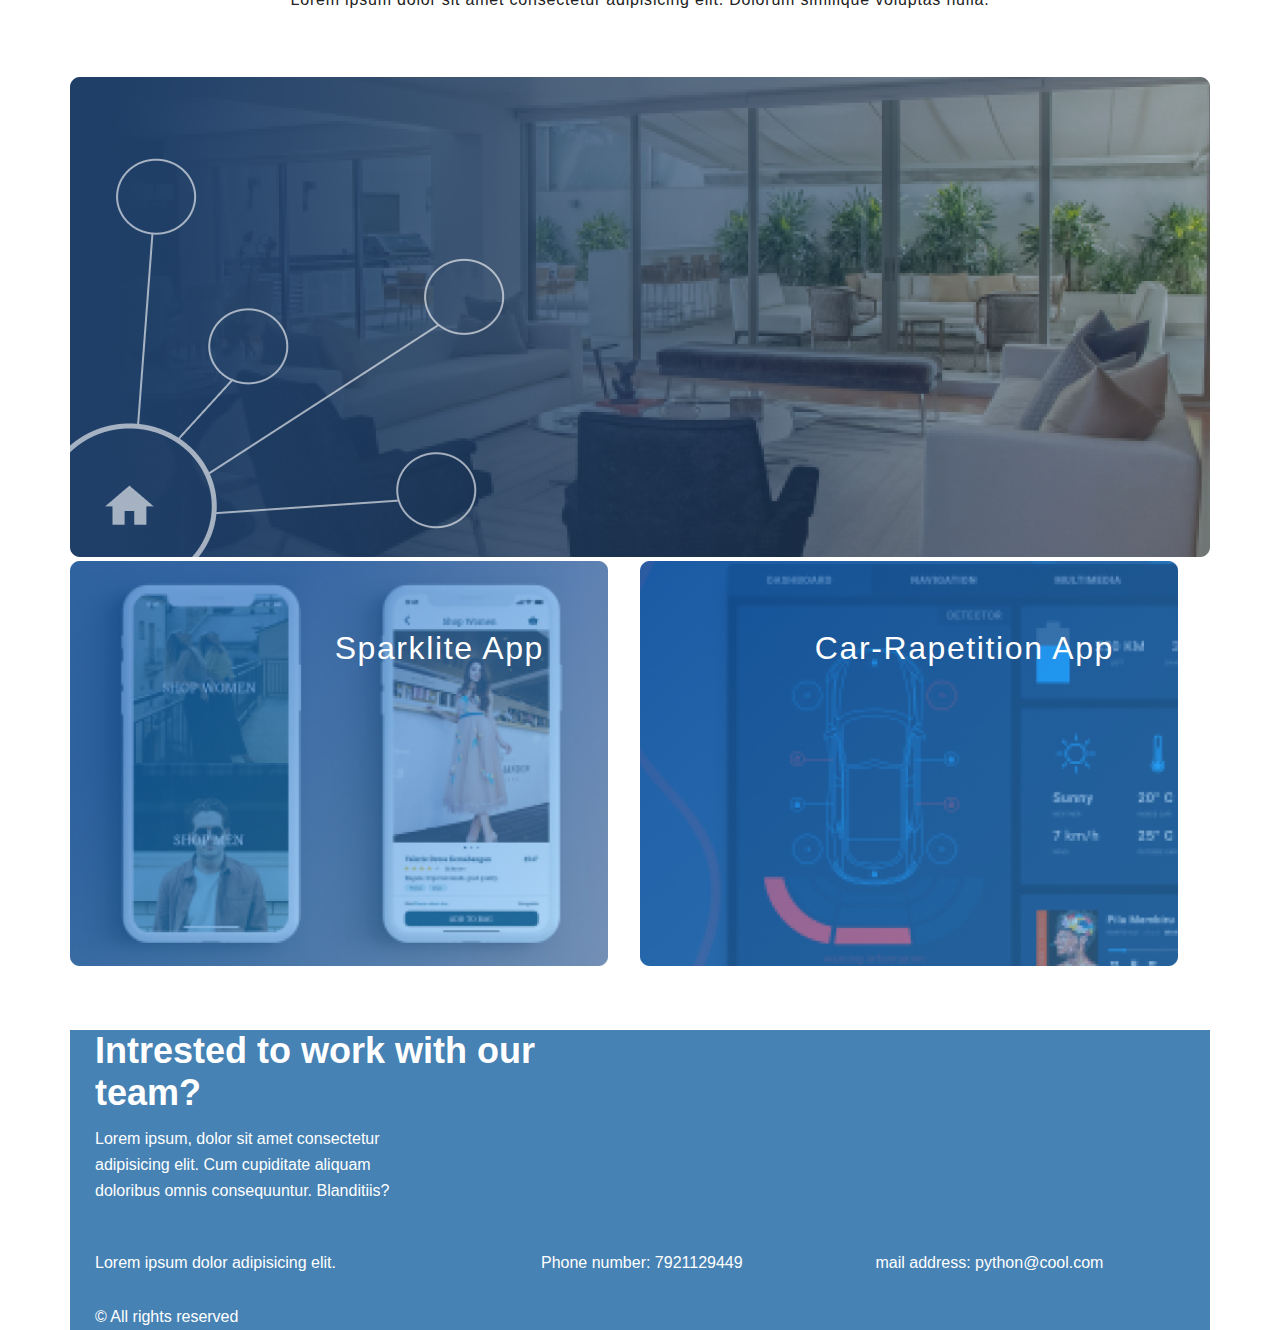
<file: exhomework/lesson7/Semen Musatov/index.html>
<!DOCTYPE html>
<html lang="en">

<head>
    <meta charset="UTF-8">
    <meta http-equiv="X-UA-Compatible" content="IE=edge">
    <meta name="viewport" content="width=device-width, initial-scale=1.0">
    <title>Document</title>
    <link rel="stylesheet" href="style.css">
</head>

<body>
    <div class="top">
        <div class="container top_box">
            <ul class="header">
                <li><a href="index.html"><img src="img/logo.svg" alt="logo"></a></li>
                <li><a href="contacts.html"><img src="img/Vector.png" alt="contacts"></a></li>
            </ul>
            <div class="top_info">
                <h1 class="top_heading">New Automation
                    Tool for Your </h1>
                <p class="text top_text">Lorem ipsum dolor sit amet, consectetur adipisicing elit. Quod consequuntur
                    voluptate
                    sequi praesentium magni, commodi dolorum, maiores debitis alias inventore minus. Totam ea iusto
                    consequuntur.</p>
                <a href="#" class="top_button">See Our project</a>
            </div>
        </div>
    </div>
    <div class="what-we-do container">
        <h3 class="heading">What we do to help our client grow in digital era</h3>
        <div class="card-box">
            <div class="card">
                <img class="card_img" src="img/1.svg" alt="card 1">
                <h4 class="heading-mini">Make Your buisness To Be Better Famous In Internet</h4>
                <p class="text">Lorem ipsum dolor sit amet consectetur, adipisicing elit. Eos molestias sit
                    eligendi
                    necessitatibus aliquam possimus quam neque dolorum adipisci officiis.</p>
                <a href="#" class="card_link">Learn more</a>
            </div>
            <div class="card">
                <img class="card_img" src="img/2.png" alt="card 2">
                <h4 class="heading-mini">Make Your buisness To Be Better Famous In Internet</h4>
                <p class="text">Lorem ipsum dolor sit amet consectetur, adipisicing elit. Eos molestias sit
                    eligendi
                    necessitatibus aliquam possimus quam neque dolorum adipisci officiis.</p>
                <a href="#" class="card_link">Learn more</a>
            </div>
            <div class="card">
                <img class="card_img" src="img/3.png" alt="card 3">
                <h4 class="heading-mini">Make Your buisness To Be Better Famous In Internet</h4>
                <p class="text">Lorem ipsum dolor sit amet consectetur, adipisicing elit. Eos molestias sit
                    eligendi
                    necessitatibus aliquam possimus quam neque dolorum adipisci officiis.</p>
                <a href="#" class="card_link">Learn more</a>
            </div>
        </div>
    </div>
    <div class="project container">
        <h3 class="heading">Our Finished Project</h3>
        <p class="text text_project">Lorem ipsum dolor sit amet consectetur adipisicing elit. Dolorum similique voluptas
            nulla.
        </p>
        <div class="project__parent">
            <img class="project_img" src="img/Mask Group.png" alt="photo">
            <p class="project__text">Smart Home Installation</p>
        </div>
        <div class="project__item">
            <div class="project__item project__item_margin">
                <img class="project_img" src="img/Mask Group2.png" alt="photo">
                <p class="project__text">Sparklite App</p>
            </div>
            <div class="project__item project__item_margin">
                <img class="project_img" src="img/Mask Group3.png" alt="photo">
                <p class="project__text">Car-Rapetition App</p>
            </div>
        </div>
    </div>
    <div class="foot container">
        <div class="footedblock">
            <div class="fbinfo">
                <h3 class="fbheader">Intrested to work with our team?</h3>
                <p class="fbarticle">Lorem ipsum, dolor sit amet consectetur adipisicing elit. Cum cupiditate
                    aliquam
                    doloribus omnis consequuntur. Blanditiis?</p>
            </div>
            <div class="fbcontact">
                <div class="contactinfo">Lorem ipsum dolor adipisicing elit.</div>
                <div class="phone">Phone number: 7921129449</div>
                <div class="mail">mail address: python@cool.com</div>
            </div>
            <p class="reserv">&copy; All rights reserved</p>
        </div>
    </div>
</body>

</html>
</file>
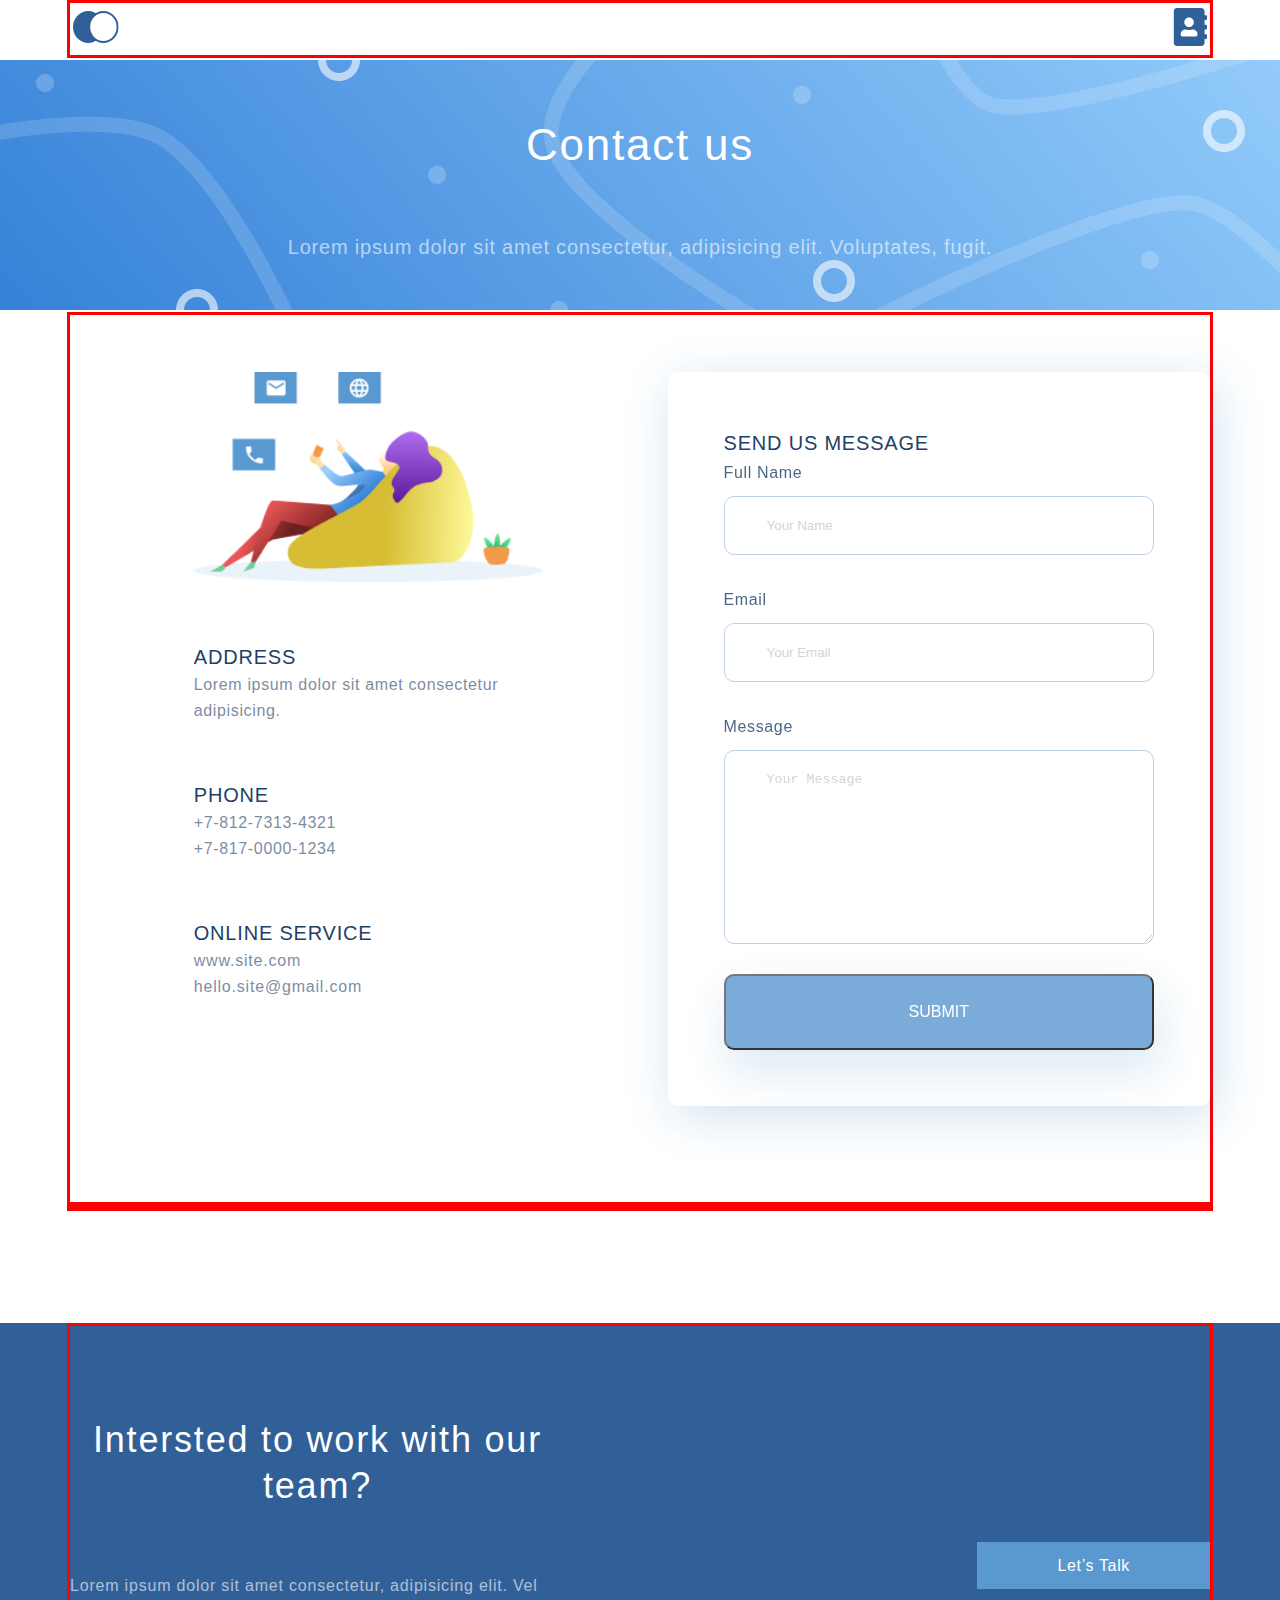
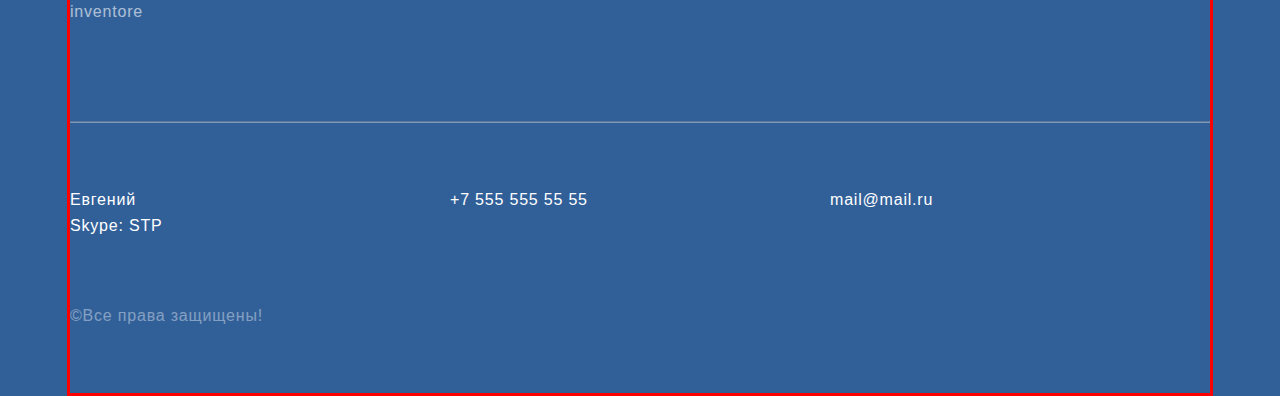
<file: contacts.html>
<!DOCTYPE html>
<html lang="en">

<head>
    <meta charset="UTF-8">
    <meta http-equiv="X-UA-Compatible" content="IE=edge">
    <meta name="viewport" content="width=device-width, initial-scale=1.0">
    <title>Контакты</title>
    <link rel="stylesheet" href="style.css">
</head>
<!-- тело страницы -->

<body>
        <!-- Меню -->
        <ul class="menu container">
            <li>
                <a class=" menu_link" id="top" href="index.html"><img src="img/Navigation.svg" alt="menu"> </a>
            </li>
            <!-- <li><a class="menu_link menu_link_new" href="contacts.html"> Заглушка </a></li>
            <li><a class="menu_link menu_link_new" href="contacts.html"> Заглушка </a></li>
            <li><a class="menu_link menu_link_new" href="contacts.html"> Заглушка </a></li> -->
            <li><a class="menu_link" href="contacts.html"> <img src="img/address-book-solid 1.svg" alt="contacts">
                </a></li>
        </ul>
        <!-- Заголовок контактов -->
        <div class="contactsUs">
            <h2 class="heading2">Сontact us</h2>
            <p class="text text_Contact">Lorem ipsum dolor sit amet consectetur, adipisicing elit. Voluptates, fugit.
            </p>
        </div>
<!-- контакты и форма обратной связи  -->
<div class="contactsAndFeedbackForm container">
    <div class="leftblock">
        <div class="address">
            <img class="img" src="img/contact_logo.png" alt="contacts">
            <h4 class="address__heading4">Address</h4>
            <p class="address__text "> Lorem ipsum dolor sit amet consectetur adipisicing.
            </p>
            <h4 class="address__heading4">Phone</h4>
            <ul a class="address__list">
                <li><a class=" address__text address__text_opasity" href="tel:+75555555555">+7-812-7313-4321</a>
                </li>
                <li><a class="address__text address__text_opasity" href="tel:+76666666666">+7-817-0000-1234</a>
                </li>
            </ul>
            <h4 class="address__heading4">Online service</h4>
            <ul a class="address__list">
                <li><a class="address__text address__text_web" href="www.site.com">www.site.com</a>
                </li>
                <li><a class="address__text address__text_web" href="mailto:hello.site@gmail.com">hello.site@gmail.com</a>
                </li>
            </ul>
            </div>
            </div>
            <!-- Форма обратной связи -->
        <div class="feedbackForm">
                <h4 class="address__heading4">Send us message</h4>
                <form class="formfilling" action="#">
                    Full Name <input class="textinput" type="name" placeholder="Your Name"> <br>
                    Email <input class="textinput" type="email" placeholder="Your Email"> <br>
                    Message <textarea class="textinput" cols="30" rows="10" placeholder="Your Message"></textarea><br>
                    <button class="btn formfilling__btn" type="submit">Submit</button>
                    </form>
                    </div>
    </div>
        <!-- карта -->


        <div class="map container">
            <script type="text/javascript" charset="utf-8" async
                src="https://api-maps.yandex.ru/services/constructor/1.0/js/?um=constructor%3ALIDCju3Ll2PywiMb_w_Lb34bE2Sj82aG&amp;width=100%&amp;height=398&amp;lang=ru_RU&amp;scroll=true"></script>
        </div>
        <!-- подвал страницы -->
    <div class="footer ">
        <div class="container">
            <div class="footerTop ">
                <div class="footerTopText">
                    <h3 class="heading3 footerHeading3">Intersted to work with our team?</h3>
                    <p class="text footerText">Lorem ipsum dolor sit amet consectetur, adipisicing elit. Vel inventore
                    </p>
                </div>
                <div class="footer__button">
                    <a href="#" class="footerBtn">Let’s Talk</a>
                </div>

            </div>
            <hr>
            <div class="footerBottom ">
                <ul class="footerBottomContacts">
                    <li class="marge">
                        <p class="text foterBottomLink"> Евгений</p>
                    </li>
                    <li class="marge"><a class="text foterBottomLink" href="tel:+75555555555">+7 555 555 55 55</a></li>
                    <li class="marge"><a class="text foterBottomLink" href="mailto:mail@mail.ru">mail@mail.ru</a></li>
                    <li class="marge"><a class="text foterBottomLink" href="skype:STP">Skype: STP</a></li>
                </ul>
                <p class="text allrightsreserved">&copy;Все права защищены!</p>
            </div>
        </div>
    </div>
</body>

</html>
</file>
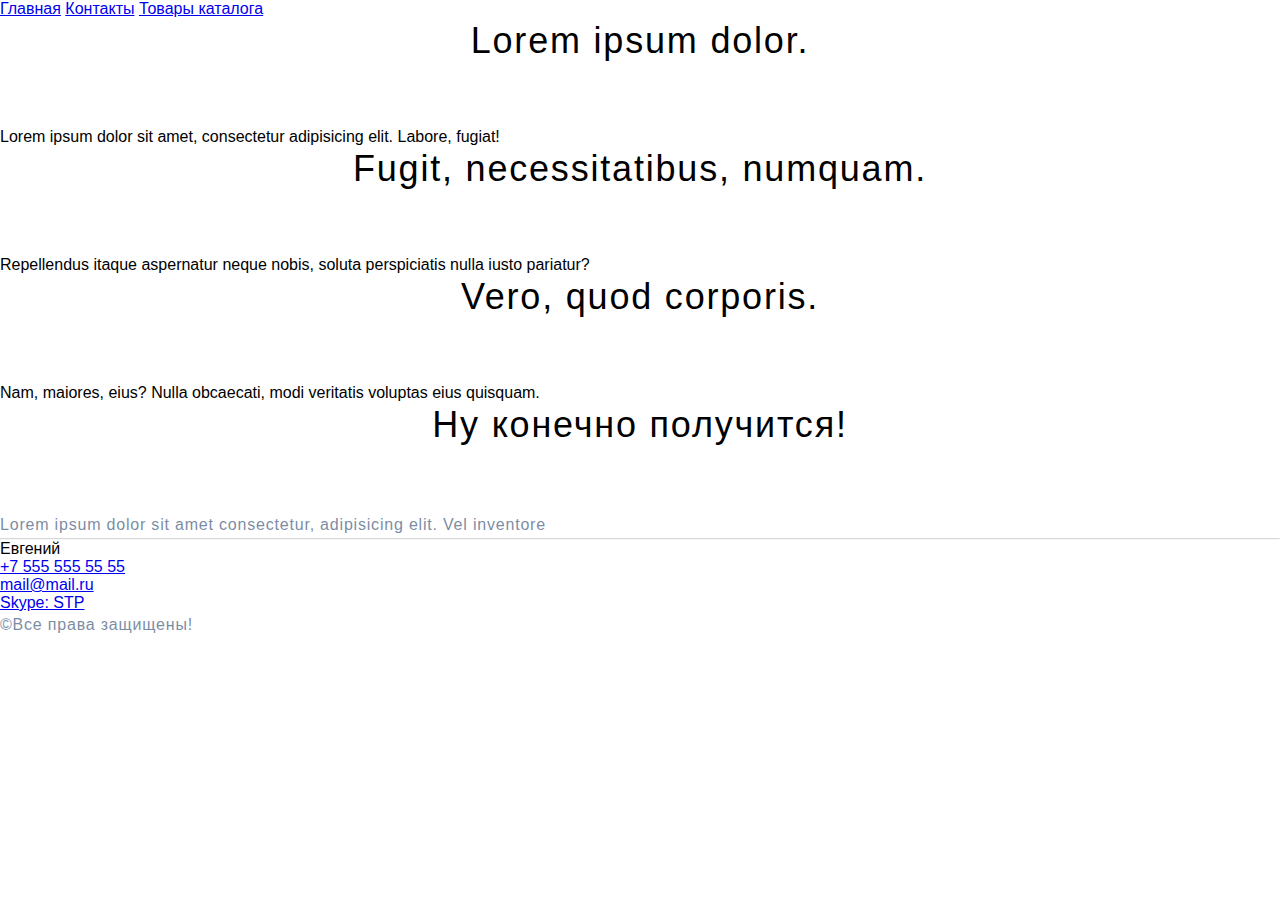
<file: Products.html>
<!DOCTYPE html>
<html lang="en">
<div class="header"></div>

<head>
    <meta charset="UTF-8">
    <meta http-equiv="X-UA-Compatible" content="IE=edge">
    <meta name="viewport" content="width=device-width, initial-scale=1.0">
    <title>Products</title>
    <link rel="stylesheet" href="style.css">
</head>
<!-- тело страницы -->

<body>
    <a href="index.html">Главная</a>
    <a href="contacts.html">Контакты</a>
    <a href="Catalog/Products.html">Товары каталога</a>
</body>
<h3 class="heading3">Lorem ipsum dolor.</h3>
<p>Lorem ipsum dolor sit amet, consectetur adipisicing elit. Labore, fugiat!</p>
<h3 class="heading3">Fugit, necessitatibus, numquam.</h3>
<p>Repellendus itaque aspernatur neque nobis, soluta perspiciatis nulla iusto pariatur?</p>
<h3 class="heading3">Vero, quod corporis.</h3>
<p>Nam, maiores, eius? Nulla obcaecati, modi veritatis voluptas eius quisquam.</p>
<div class="block">

</div>

<!-- подвал страницы -->

<h3 class="heading3">Ну конечно получится!</h3>
<p class="text">Lorem ipsum dolor sit amet consectetur, adipisicing elit. Vel inventore</p>
<hr>
<ul>
    <li>Евгений</li>
    <li><a href="tel:+75555555555">+7 555 555 55 55</a></li>
    <li><a href="mailto:mail@mail.ru">mail@mail.ru</a></li>
    <li><a href="skype:STP">Skype: STP</a></li>
</ul>
<p class="text">&copy;Все права защищены!</p>

</html>
</file>
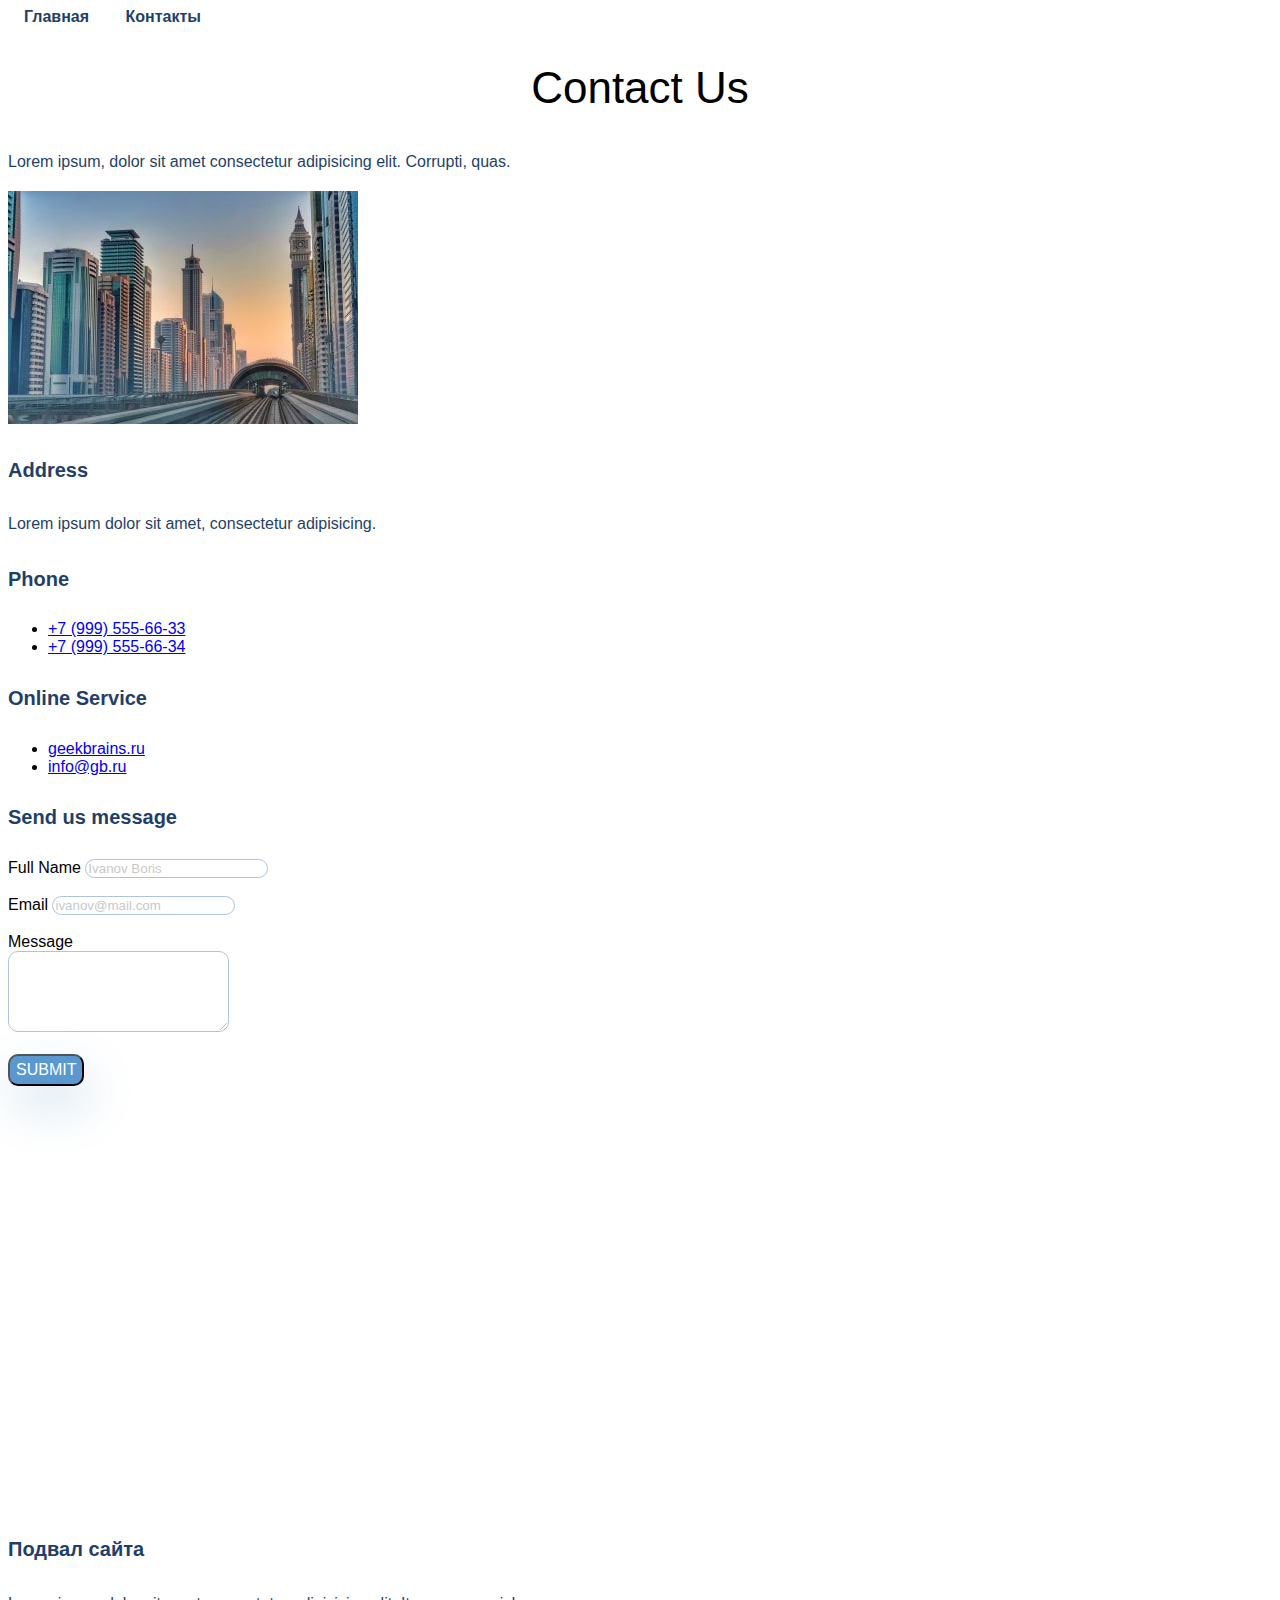
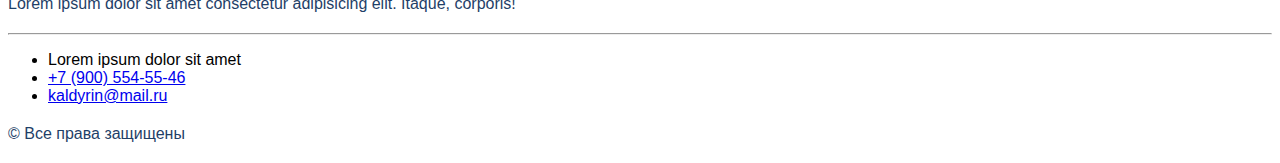
<file: exhomework/Andrey Gromov/contacts.html>
<!DOCTYPE html>
<html lang="en">

<head>
    <meta charset="UTF-8">
    <meta http-equiv="X-UA-Compatible" content="IE=edge">
    <meta name="viewport" content="width=device-width, initial-scale=1.0">
    <link rel="stylesheet" href="style.css">
    <title>Lesson 2</title>
</head>

<body>
    <header class="main-nav">
        <ul class="main-nav__items">
            <li class="main-nav__item"><a href="index.html">Главная</a></li>
            <li class="main-nav__item"><a href="contacts.html">Контакты</a></li>
        </ul>
    </header>

    <h2 class="h2">Contact Us</h2>
    <p class="text">Lorem ipsum, dolor sit amet consectetur adipisicing elit. Corrupti, quas.</p>
    <img src="img/adrian-ra-aZXUY0SnFto-unsplash-min.jpg" alt="city">

    <h4 class="h4">Address</h4>
    <p class="text">Lorem ipsum dolor sit amet, consectetur adipisicing.</p>

    <h4 class="h4">Phone</h4>
    <ul>
        <li><a href="tel:+79995556633">+7 (999) 555-66-33</a></li>
        <li><a href="tel:+79995556634">+7 (999) 555-66-34</a></li>
    </ul>

    <h4 class="h4">Online Service</h4>
    <ul>
        <li><a href="https://gb.ru" target="_blank">geekbrains.ru</a></li>
        <li><a href="mailto:info@gb.ru">info@gb.ru</a></li>
    </ul>

    <h4 class="h4">Send us message</h4>

    <label>Full Name <input class="form-control" type="text" id="fullName" placeholder="Ivanov Boris"></label>
    <br><br>
    <label>Email <input class="form-control" type="email" id="email" placeholder="ivanov@mail.com"></label>
    <br><br>
    <label for="message">Message</label> <br>
    <textarea class="form-control" name="" id="message" cols="25" rows="5"></textarea>
    <br> <br>
    <button class="btn">Submit</button>
    <br> <br>

    <iframe
        src="https://yandex.ru/map-widget/v1/?um=constructor%3Afbe3dcea01cae792a8f32786a1a36fdb1dc7187a86a6fdaabd29a38b51b1cb7c&amp;source=constructor"
        width="500" height="400" frameborder="0"></iframe>

    <br>

    <footer>
        <h4 class="h4">Подвал сайта</h4>
        <p class="text">Lorem ipsum dolor sit amet consectetur adipisicing elit. Itaque, corporis!</p>

        <hr>

        <ul>
            <li>Lorem ipsum dolor sit amet</li>
            <li><a href="tel:+79005545546">+7 (900) 554-55-46</a></li>
            <li><a href="mailto:kaldyrin@mail.ru">kaldyrin@mail.ru</a></li>
        </ul>

    
        <p class="text"> &copy; Все права защищены</p>
    </footer>

</body>

</html>
</file>
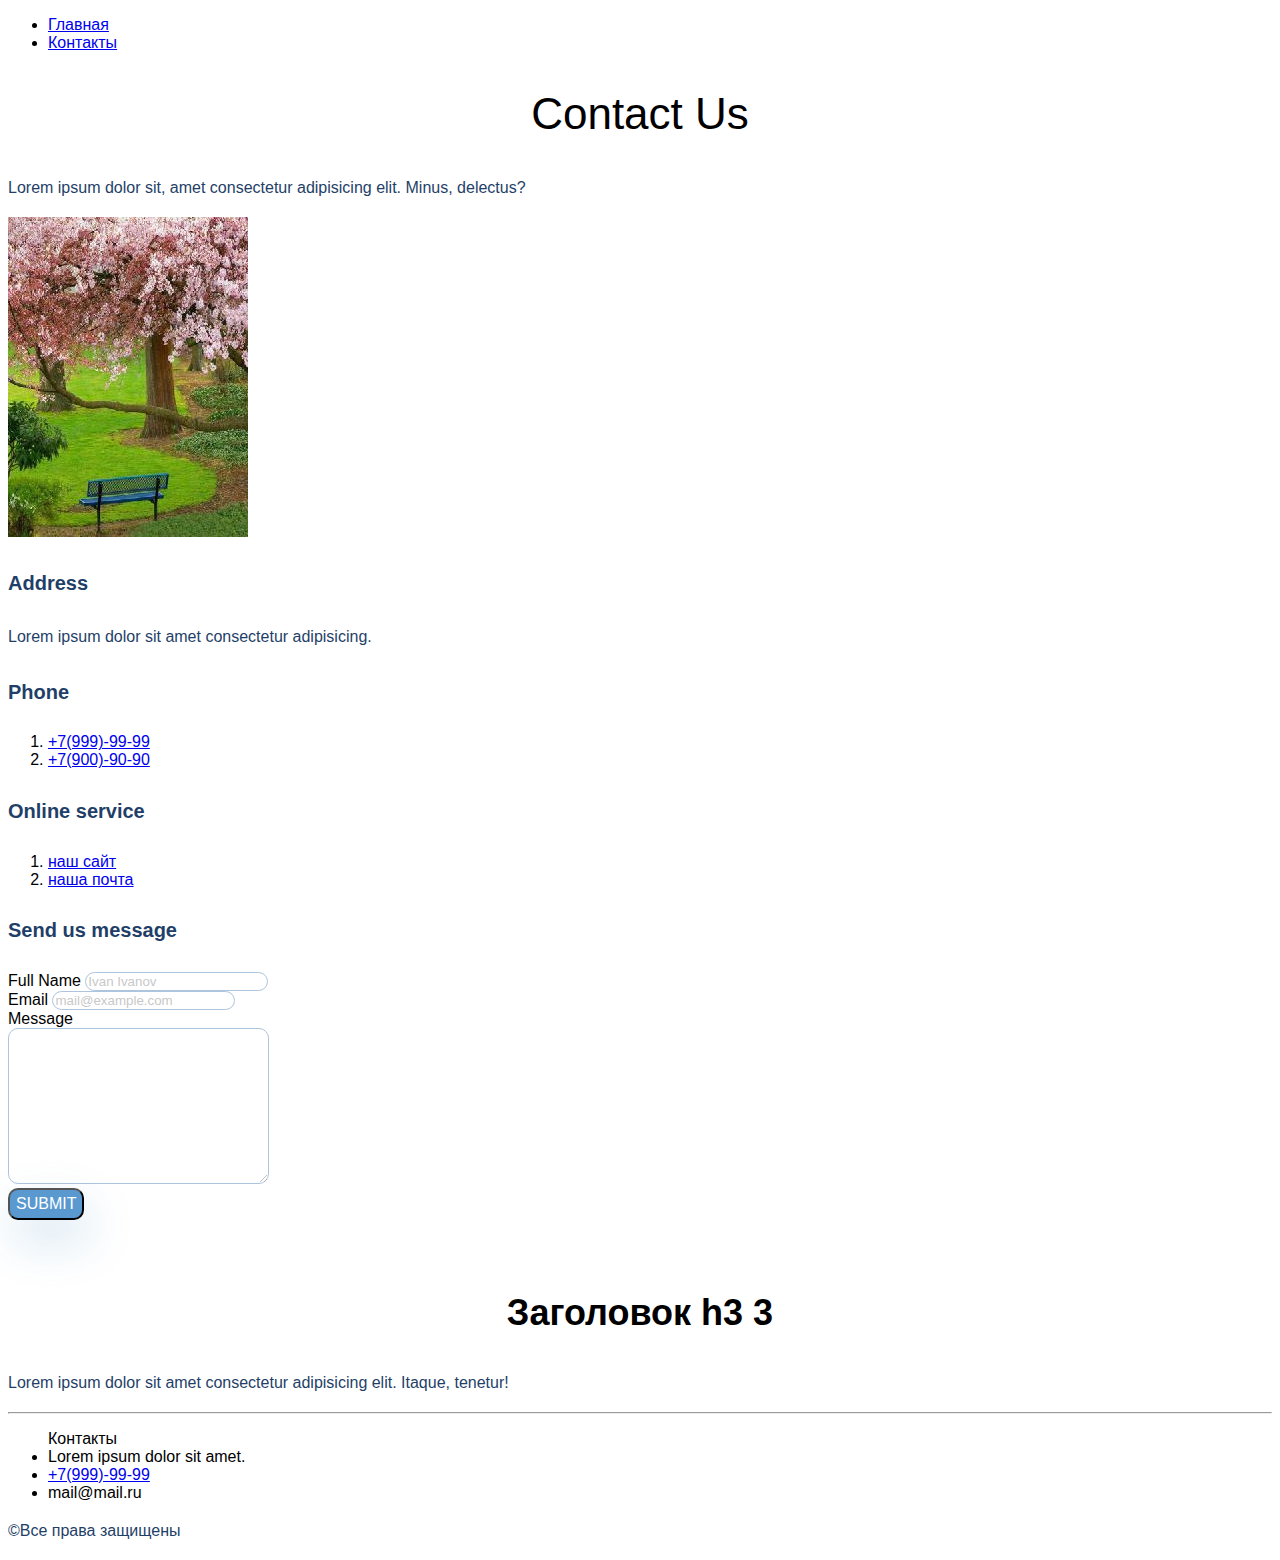
<file: exhomework/Ekaterina Muriy/contacts.html>
<!DOCTYPE html>
<html lang="en">

<head>
    <meta charset="UTF-8">
    <meta http-equiv="X-UA-Compatible" content="IE=edge">
    <meta name="viewport" content="width=device-width, initial-scale=1.0">
    <title>Document</title>
    <link rel="stylesheet" href="style.css">
</head>

<body>
    <ul>
        <li><a href="index.html">Главная</a></li>
        <li><a href="contacts.html">Контакты</a></li>
    </ul>
    <h2 class="h2">Contact Us</h2>
    <p class="paragraph">Lorem ipsum dolor sit, amet consectetur adipisicing elit. Minus, delectus?</p>
    <img src="img/picture_1.jpg" alt="Скамейка в парке">
    <h4 class="h4">Address</h4>
    <p class="paragraph">Lorem ipsum dolor sit amet consectetur adipisicing.</p>
    <h4 class="h4">Phone</h4>
    <ol>
        <li><a href="tel:+7(999)-99-99">+7(999)-99-99</a></li>
        <li><a href="tel:+7(900)-90-90">+7(900)-90-90</a></li>
    </ol>
    <h4 class="h4">Online service</h4>
    <ol>
        <li> <a href="https://gb.ru/" target="_blank"> наш сайт </a></li>
        <li> <a href="mailto:mail@example.com" target="_blank"> наша почта</a></li>
    </ol>
    <form action="#">
        <h4 class="h4">Send us message</h4>
        Full Name <input class="input" type="text" placeholder="Ivan Ivanov"> <br>
        Email <input class="input" type="email" placeholder="mail@example.com"> <br>
        Message <br>
        <textarea class="input" name="" id="" cols="30" rows="10"></textarea> <br>
        <button class="submit" type="submit">submit</button>
    </form> <br>
    <script type="text/javascript" charset="utf-8" async
        src="https://api-maps.yandex.ru/services/constructor/1.0/js/?um=constructor%3A50dc8c2619f67ea1d3893f3bbb701eed3447191bc246ec00d9269f3279ba1203&amp;width=350&amp;height=240&amp;lang=ru_RU&amp;scroll=true"></script>
    <br>
    <h3 class="h3">Заголовок h3 3</h3>
    <p class="paragraph">Lorem ipsum dolor sit amet consectetur adipisicing elit. Itaque, tenetur!</p>
    <hr>
    <ul> Контакты
        <li>Lorem ipsum dolor sit amet.</li>
        <li><a href="tel:+7(999)-99-99">+7(999)-99-99</a></li>
        <li>mail@mail.ru</li>
    </ul>
    <p class="paragraph">&copyВсе права защищены</p>
</body>

</html>
</file>
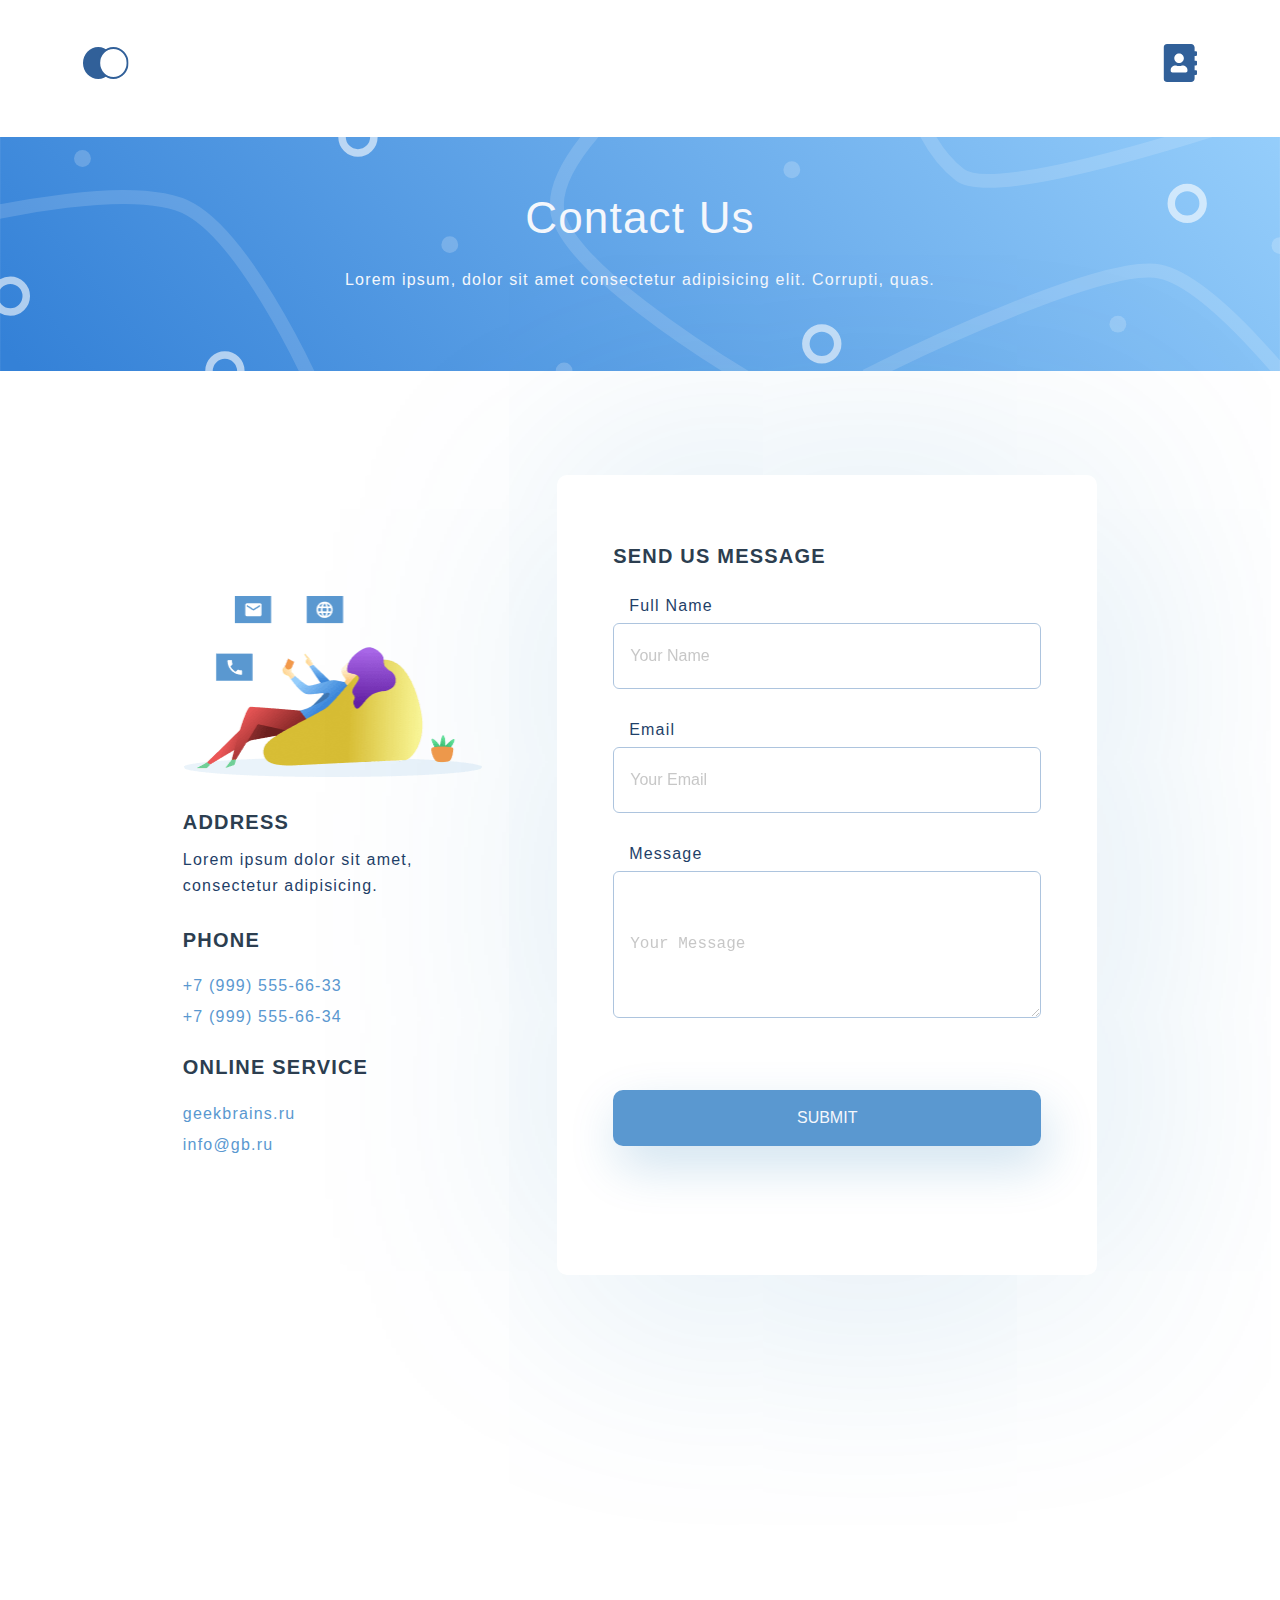
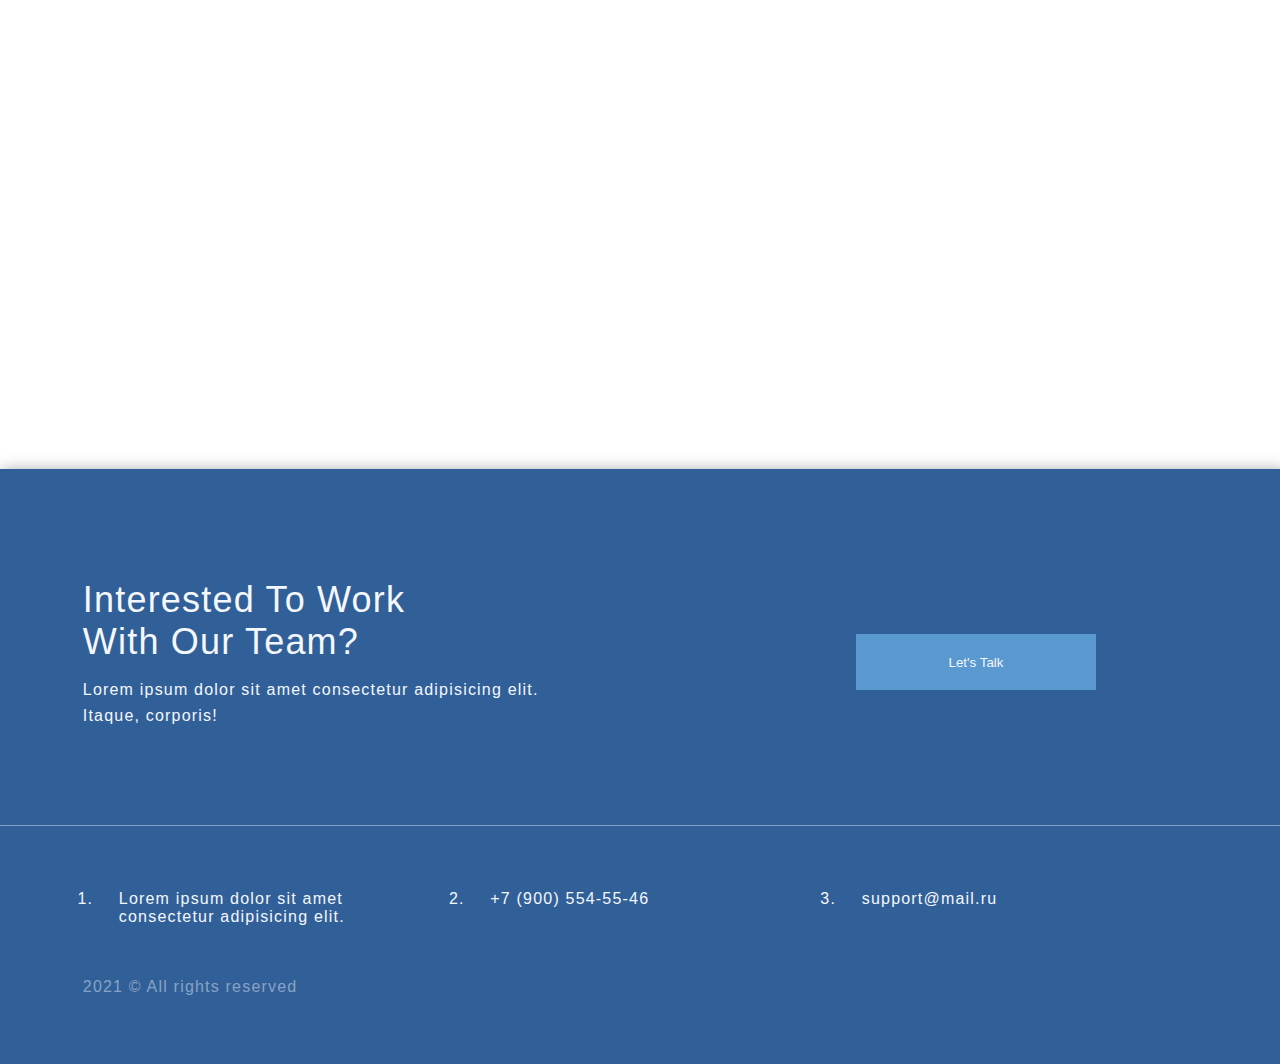
<file: exhomework/lesson7/Andrey Gromov/contacts.html>
<!DOCTYPE html>
<html lang="en">

<head>
    <meta charset="UTF-8">
    <meta http-equiv="X-UA-Compatible" content="IE=edge">
    <meta name="viewport" content="width=device-width, initial-scale=1.0">
    <link rel="stylesheet" href="shared.css">
    <link rel="stylesheet" href="contacts.css">
    <title>Lesson 7</title>
</head>

<body>
    <header class="main-nav">
        <div class="container">
            <ul class="main-nav__items">
                <li class="main-nav__item"><a class="link" href="index.html"><img src="./img/Navigation.svg" alt=""></a></li>
                <li class="main-nav__item"><a class="link" href="contacts.html"><img src="./img/address-book-solid 1.svg" alt=""></a>
                </li>
            </ul>
        </div>
    </header>

    <section class="main-title">
        <div class="container">
            <h2 class="h2">Contact Us</h2>
            <p class="text">Lorem ipsum, dolor sit amet consectetur adipisicing elit. Corrupti, quas.</p>
        </div>
    </section>

    <section class="feedback">
        <div class="container">
            <div class="feedback__wrapper">
                <div class="feedback__contacts">
                    <img src="img/addresses-min.png" alt="">

                    <h4 class="h4">Address</h4>
                    <p class="text">Lorem ipsum dolor sit amet, consectetur adipisicing.</p>

                    <h4 class="h4">Phone</h4>
                    <ul>
                        <li><a href="tel:+79995556633">+7 (999) 555-66-33</a></li>
                        <li><a href="tel:+79995556634">+7 (999) 555-66-34</a></li>
                    </ul>

                    <h4 class="h4">Online Service</h4>
                    <ul>
                        <li><a href="https://gb.ru" target="_blank">geekbrains.ru</a></li>
                        <li><a href="mailto:info@gb.ru">info@gb.ru</a></li>
                    </ul>
                </div>

                <div class="feedback__form">
                    <form action="#">
                        <h4 class="h4">Send us message</h4>
                        <div class="form-row">
                            <label for="fullName">Full Name</label>
                            <input class="form-control" type="text" id="fullName" placeholder="Your Name">
                        </div>
                        <div class="form-row">
                            <label for="email">Email</label>
                            <input class="form-control" type="email" id="email" placeholder="Your Email">
                        </div>
                        <div class="form-row">
                            <label for="message">Message</label>
                            <textarea class="form-control" name="" id="message" placeholder="Your Message"></textarea>
                        </div>
                        <div class="form-row">
                            <button class="btn">Submit</button>
                        </div>
                    </form>
                </div>
            </div>
        </div>
    </section>

    <section class="map">
        <div class="container">
            <iframe class="map__iframe"
                src="https://yandex.ru/map-widget/v1/?um=constructor%3Afbe3dcea01cae792a8f32786a1a36fdb1dc7187a86a6fdaabd29a38b51b1cb7c&amp;source=constructor"
                width="100%" height="582" frameborder="0"></iframe>
        </div>
    </section>

    <footer class="footer">
        <div class="container">
            
            <div class="footer_top">
                <div class="footer__info">
                    <h3 class="h3">Interested to work with our team?</h3>
                    <p class="text">Lorem ipsum dolor sit amet consectetur adipisicing elit. Itaque, corporis!</p>
                </div>
                <button class="btn">Let's Talk</button>
            </div>
            
        </div>
        <div class="hr"></div>
        <div class="container">
            <div class="footer_bottom">
                <ol class="footer__links">
                    <li class="footer__link"><a href="#">Lorem ipsum dolor sit amet consectetur adipisicing elit.</a></li>
                    <li class="footer__link"><a href="tel:+79005545546">+7 (900) 554-55-46</a></li>
                    <li class="footer__link"><a href="mailto:kaldyrin@mail.ru">support@mail.ru</a></li>
                </ol>
                <p class="footer__copy text"> 2021 &copy; All rights reserved</p>
            </div>
        </div>
    </footer>

</body>

</html>
</file>
<file: style.css>
/* обнуление всех отступов */
*{
    margin: 0;
    padding: 0;
    
}
/* центрирование всех данных на сайте, ограничение максимального расшинения до 1440 px*/
.container {
    max-width: 1140px;
    margin: 0 auto;
    border: red solid
    }

body{
    font-family:sans-serif;
}
.wrapper{
    min-height: 100vh;
    display: flex;
    flex-direction: column;
}
.top__content{
flex-grow: 1;
}

.img{
    width: 350px;
}
.mainscr{
    min-height: 768px;
    background: linear-gradient(0deg, #EBF3FB 8.84%, rgba(152, 195, 232, 0) 31.12%);
}
.top_box{
    display: flex;
    flex-direction: column;
    height: 100%;
    padding: 34px 114px 0;
    

}
.text{
    font-size: 16px;
    line-height: 26px;
    color: #1F3F68;
    letter-spacing: 0.05em;
    opacity: 0.6;
}
.text_Contact{
    font-size: 20px;
    line-height: 30px;
    text-align: center;
    letter-spacing: 0.04em;
    color: rgba(255, 255, 255, 0.6);
    opacity: 1;
}

/* стиль раздела меню */
.menu{
   display: flex;                        /* превращает меню в горизонтальное*/
   justify-content: space-between;      /* раскидывает ссылки меню в разные стороны */
   align-items: center;                 /* центрирует меню по вертикальной оси */
   list-style-type:none;                /* убрать маркеры в списке */
    /* position: sticky; */
}
/* стиль ссылки в меню */
.menu_link{

    text-decoration-line: none;
    padding: 3px;
}
/* добавление шильдика справа для новых позиций в меню
.menu_link_new:after{
content: '  Новое!';
color: chocolate;
}
/* баловство, делает стрелки при наведении курсора на меню */
/* .menu_link:hover:after{
    content: ' <--';
    }
.menu_link:hover:before{
       content: '-->'; 
     } */


.mainscr_info{
    background-image: url(img/mainscr_bg.png);
    background-repeat: no-repeat;
    background-position: right 107px;
    background-size: 55%;
    padding-bottom: 190px;

}
.mainscr_header{
    max-width: 510px;
    font-weight: 300;
    font-size: 64px;
    line-height: 74px;
    letter-spacing: 0.04em;
    color: #1F3F68;
    margin: 107px 0 32px;
}
.mainscr_text{
max-width: 425px;
}
.top_button{
font-size: 16px;
line-height: 26px;
text-align: center;
letter-spacing: 0.04em;
color: #FFFFFF;
background: #5A98D0;
box-shadow: 5px 10px 20px rgba(53, 110, 173, 0.2);
border-radius: 10px;
padding: 15px 50px;
text-decoration: none;
display: inline-block;
margin-top: 71px;
}
/* стиль заголовка второго экрана */
.what-we-do{
    padding: 64px 0;
  
}

/* блок карточек */
.featureblock{
    
    display: flex;
    justify-content: space-between;
}

/* карточка */
.feature{
    display: flex;
    flex-direction: column;
    max-width: 359px;
    background: #FFFFFF;
    box-shadow: 5px 20px 50px rgb(16 112 177 / 20%);
    border-radius: 10px;
    padding: 44px 32px;
    box-sizing: border-box;
    
}
/* изображение в карточке */
.feature__image{
    align-self: center;
}
/* Заголовок карточки */
.feature__heading{
   
    font-size: 20px;
    line-height: 30px;
    letter-spacing: 0.05em;
    color: #1F3F68;
    margin: 50px 0 14px;
}
feature__btn{
    display: flex;
}
.feature_Link{
     
text-decoration: none;
font-size: 14px;
line-height: 30px;
letter-spacing: 0.05em;
color: #5A98D0;
margin-top: 29px;
}


.up_link:hover:after{
content: '^'
}
.heading3{
    font-weight: 300;
    text-align: center;
    letter-spacing: 0.05em;
    color: #000000;
    font-size: 36px;
    line-height: 46px;
    padding-bottom: 64px;
}
.footerHeading3{
    width: 340;
    font-size: 36px;
    line-height: 46px;
    letter-spacing: 0.05em;
    color: #FFFFFF;
}
.finished_project{
    padding: 64px 0;
}

.project__big{
    position:relative;
}

.project__Image{
 width:100%
    /* padding:32px; */
}
.project__Item_text{
    font-size: 32px;
    line-height: 46px;
    text-align: right;
    letter-spacing: 0.05em;
    color: #FFFFFF;
    position: absolute;
    top:64px;
    right: 64px;
    
}
.item_text_left{
    text-align: left;
    top: 32px;
    left: 32px;

}
.project__small{
    display: flex;
    justify-content: space-between;
    /* flex-wrap: wrap; */
    flex-grow: 1;
    margin-top: 32px;
}
.project__small_Item{
    
    position: relative;
   
}
.project__small_Item_marg{
margin-right: 32px;
}
/* блок подвала */
.footer{
    background: #316099;
    margin-top: 112px;
    }
/* блок обратной связи */
.footerTop{
    display: flex;
    flex-wrap: wrap;
    justify-content: space-between;
    padding: 91px 0 96px 0;
    align-items: center;

    
}
.footer__button{
    margin-top: 90px;
    
}
hr{
    opacity: 0.4;
}
.footerBtn{
    font-size: 16px;
    line-height: 26px;
    /* text-align: center; */
    letter-spacing: 0.04em;
    color: #FFFFFF;
    background: #5A98D0;
    padding: 15px 80px;
    text-decoration: none;
    /* display: inline-block; */

    
}
.footerTopText{
  
    max-width: 495px;
}
.footerText{
    color: #FFFFFF;
   
}
/* Блок контактов */
.footerBottom{
  
    padding:64px 0;
}
.footerBottomContacts{
display: flex;
justify-content: space-between;      /* раскидывает ссылки меню в разные стороны */
/* flex-grow: 1; */
/* /* align-items: left;                */
/* align-items: center;  */
flex-wrap: wrap;
list-style-type:none;               /* убрать маркеры в списке */
}
.marge{
    flex-grow: 1;
    flex-basis: 25%;
    margin-right: 32px;
}
.foterBottomLink{
    text-decoration-line: none;
    color: #fff;
    opacity: 1;
}
.allrightsreserved{
    padding-top: 64px;
    opacity: 0.4;
    color: #FFFFFF;
}
.contactsUs{
    background-image: url(img/contactUs_bg.png);
    background-repeat: no-repeat;
    background-position: center;
    padding: 50px 0;
}
.contactsAndFeedbackForm{
    display: flex;
    /* justify-content: space-around; */
    justify-content: space-between;
    flex-wrap: wrap;
    padding: 57px 0 96px 0;
    /* flex-grow: 1; */
    }
.leftblock{
    flex-grow: 1;
}
.feedbackForm{
    box-shadow: 5px 10px 50px rgba(16, 112, 177, 0.2);
    border-radius: 10px;
    padding: 0 56px 56px;
    margin: auto;
    /* flex-grow: 1; */
}

.address{
    width:350px;
    margin: auto;
    /* flex-grow: 1; */
    padding: 0 56px 56px;
}

.formfilling{
    display: flex;
    flex-direction: column;
    font-size: 16px;
    line-height: 30px;
    letter-spacing: 0.04em;
       color: #1F3F68;
    opacity: 0.8;
    
}
placeholder{ 
    color: red;
}
.formfilling__btn{
padding: 23px 183px;
}

.fp__text{
    color: #222222;
    width: 75%;
    margin:32px auto 64px;
    opacity: 1;
    text-align: center;
}
/* Стиль для заголовка h1 */
.heading1
{
    font-size: 64px;

}

/* Стиль для заголовка h2 */
.heading2
{
    font-weight: 500;
    font-size: 44px;
    line-height: 74px;
    text-align: center;
    letter-spacing: 0.04em;
    color: #FFFFFF;
    margin-bottom: 50px;
}

/* Стиль для заголовка h4 */
.address__heading4
{
    font-weight: 500;
    font-size: 20px;
    line-height: 30px;
    letter-spacing: 0.04em;
    color: #1F3F68;
    text-transform: uppercase;/* капслок */
    margin-top: 56px;
}
.address__text{
    font-weight: 300;
    font-size: 16px;
    line-height: 26px;
    letter-spacing: 0.04em;
    color: #1F3F68;
    opacity: 0.6;
    text-decoration: none;
    list-style-type: none;
   
}
.address__text_opasity{
/* opacity: 1; */
opacity: 0,6; /* возможно ошибка в стилях на макете */
}
.address__text_web{
font-weight: normal;
/* opacity: 1; */
opacity: 0,6; /* возможно ошибка в стилях на макете */
letter-spacing: 0.05em;
}
.address__list{
    list-style-type: none;
}
/* Стиль для ввода данных в формах */
.textinput{
    border: 1px solid #356EAD;
    box-sizing: border-box;
    border-radius: 10px;
    opacity: 0.4;
    padding: 21px 42px;
    margin-top: 8px;
}
.textinput:focus{
    border: 1px solid #356EAD;
    box-sizing: border-box;
    /* font-size: 16px; */
    /* line-height: 30px; */
    letter-spacing: 0.04em;
    color: #1F3F68;
    opacity: 1;

}
/* стиль кнопки */
.btn{
    background: #5A98D0;
    box-shadow: 5px 20px 50px rgba(16, 112, 177, 0.2);
    border-radius: 10px;
    font-weight: 500;
    font-size: 16px;
    line-height: 26px;
    text-align: center;
    color: #FFFFFF;
    text-transform: uppercase;

}
/* планшетное разрешение*/
@media (max-width: 1024px) {
    .container{
        padding-left: 32px;
        padding-right: 32px;
        border: yellow solid
    }
    .mainscr_info {
    background-position: right 292px;
        }
    .featureblock {
        display: flex;
        flex-direction: column;
        margin: 0 auto;
    }
.what-we-do {
    
    display: flex;
    flex-direction: column;
}

    .feature {
    
    margin-top: 32px;
    }
        /* justify-content: space-between; */
    .top_box{
            padding: 0 32px;
    }
    .footerTopText {
    max-width: 336px;
    }
    .footerBottomContacts{
        flex-direction: column;
    }
    /* .footerTop{
        padding: 0 120px;
    } */
}
    /* телефонное разрешение */
@media (max-width: 635px) {
    .container{
        padding-left: 16px;
        padding-right: 16px;
      border: green solid;
    }
    .mainscr_header {
        font-weight: 300;
        font-size: 32px;
        line-height: 37px;
        text-align: center;
        letter-spacing: 0.04em;
    }
.mainscr_info {
    background-image:none;
    text-align: center;
    padding: 115px 0 40px 0;
    }
    .top_box{
            padding: 0 32px;
    }
    .top_button{
            margin-top: 32px;    }
    .mainscr_header {
    margin-bottom: 12px;}
   
    .top_box{
                padding: 0 0 40px 0;
   }
   .heading3{
       font-size: 24px;
    line-height: 28px;
   }
   .project__small{
       flex-direction: column;
           margin-top: 0;
   }
   .project__small_Item_marg{
       margin-right: 0;
   }
   .project__Item_text{
        font-size: 16px;
    line-height: 19px;
    top: 16px;
    right: 16px;
   }
   .item_text_left{
       left: 16px;
   }
   .footer {
        margin-top: 64px;
}
   .footerTop{
       text-align: center;
       padding: 18px 0 0;
       
   }
   .footer__button{
       margin: 40px auto;
   }
   .footerBottom{
       padding: 16px 0 32px;
   }
   .footerBottomContacts{
           flex-direction: column;
   }
   .marge{
       padding-bottom: 17px;
   }
   .allrightsreserved{
      padding-top: 16px;
   }
}
</file>
<file: exhomework/Andrey Gromov/style.css>
body {
    font-family: sans-serif;
}

.text {
    font-size: 16px;
    line-height: 26px;
    color: #1F3F68;
}

.h1 {
    font-size: 64px;
    color: #1F3F68;
}

.h2 {
    font-weight: 500;
    font-size: 44px;
    text-align: center; 
}

.h3 {
    font-size: 36px;
    text-align: center; 
}

.h4 {
    font-size: 20px;
    line-height: 30px;
    color: #1F3F68;
}

.form-control {
    border: 1px solid #356EAD;
    box-sizing: border-box;
    border-radius: 10px;
    opacity: 0.4;
}

.btn {
    background: #5A98D0;
    box-shadow: 5px 20px 50px rgba(16, 112, 177, 0.2);
    border-radius: 10px;
    font-weight: 500;
    font-size: 16px;
    line-height: 26px;
    text-align: center;
    color: #FFFFFF;
    text-transform: uppercase;
}


.main-nav {
    display: inline-block;
}

.main-nav__items {
    list-style: none;
    margin: 0;
    padding: 0;
}

.main-nav__item {
    display: inline-block;
    margin: 0 16px;
}

.main-nav__item a {
    text-decoration: none;
    color: #1F3F68;
    font-weight: bold;
    padding: 3px 0;
}

.main-nav__item a:hover,
.main-nav__item a:active {
    color: #1f3f686c;
    border-bottom: 3px solid #1f3f686c;
}
</file>
<file: exhomework/Ekaterina Muriy/style.css>
body {
    font-family: sans-serif;
}

.paragraph{
    font-size: 16px;
    line-height: 26px;
    color:#1F3F68;
}

.h1{
    font-size: 64px;
    color: #1F3F68;
}

.h2{
    font-weight: 500;
    font-size: 44px;
    text-align: center;
}

.h3{
    font-size: 36px;
    text-align: center;
}

.h4{
    font-size: 20px;
    line-height: 30px;
    color: #1F3F68;
}

.input{
    border: 1px solid #356EAD;
    box-sizing: border-box;
    border-radius: 10px;
    opacity: 0.4;
}

.submit{
    background: #5A98D0;
    box-shadow: 5px 20px 50px rgba(16, 112, 177, 0.2);
    border-radius: 10px;
    font-weight: 500;
    font-size: 16px;
    line-height: 26px;
    text-align: center;
    color: #FFFFFF;
    text-transform: uppercase;
}
</file>
<file: exhomework/lesson7/Andrey Gromov/shared.css>
* {
    box-sizing: border-box;
    margin: 0;
    padding: 0;
}

body {
    font-family: sans-serif;
    letter-spacing: 0.075rem;
}

.container {
    max-width: 1140px;
    margin: 0 auto;
    padding: 0 0.8rem;
    position: relative;
}

.link {
    text-decoration: none;
}

.btn {
    background-color: #5A98D0;
    text-align: center;
    color: #f4f7fc;
    cursor: pointer;
    border: none;
}

.btn:hover,
.btn:active {
    background-color: #356EAD;
}

.main-nav__items {
    list-style: none;
    display: flex;
    justify-content: space-between;
    align-items: center;
    height: 129px;
}

.main-nav__item .link {
    color: #f4f7fc;
    padding: 3px 0;
}

.text {
    font-size: 16px;
    line-height: 26px;
    color: #1F3F68;
}

.h1,
h2,
h3,
h4 {
    text-transform: capitalize;
    color: #2c3e50;
}

.h1 {
    font-size: 64px;
    margin-bottom: 40px;
    max-width: 510px;
}

.h2 {
    font-weight: 500;
    font-size: 44px;
    text-align: center;
}

.h3 {
    font-size: 36px;
    text-align: center;
    padding: 14px 0px;
}

.h4 {
    font-size: 20px;
    line-height: 30px;
    padding: 10px 0px;
}

.footer {
    background-color: #316099;
    -webkit-box-shadow: 4px 4px 15px 2px rgba(50, 50, 50, 0.5);
    -moz-box-shadow: 4px 4px 15px 2px rgba(50, 50, 50, 0.5);
    box-shadow: 4px 4px 15px 2px rgba(50, 50, 50, 0.5);
}

.footer .h3 {
    font-weight: 300;
}

.footer .btn {
    position: absolute;
    top: 165px;
    right: 114px;
    width: 240px;
    height: 56px;
    z-index: 100;
}

.footer__info .text,
.footer__info .h3 {
    color: #f4f7fc;
    text-align: left;
}

.footer_top {
    padding: 6rem 0;
}

.footer_bottom {
    padding: 4rem 0;
}

.footer__info {
    max-width: 495px;
}

.footer__info .h3 {
    max-width: 340px;
}

.footer__links {
    color: #f4f7fc;
    display: flex;
    justify-content: space-between;
    margin-bottom: 3rem;
}

.footer__link {
    margin: 0 16px;
    padding-left: 20px;
    width: 33%;
    flex-grow: 1;
}

.footer__link a {
    text-decoration: none;
    color: #f4f7fc;
}

.footer__link a:hover,
.footer__link a:active {
    color: #89A3BE;
}

.footer__copy {
    color: #f4f7fc73;
    /* letter-spacing: 0.08rem; */
}

.hr {
    border-top: 1px solid #f4f7fc6c;
}

@media(max-width: 1024px) {
    .container {
        padding-left: 2rem;
        padding-right: 2rem;
    }

    .footer .container {
        padding-left: 124px;
        padding-right: 124px;
    }

    .footer_top {
        padding-top: 47px;
        padding-bottom: 64x;
    }

    .footer__info {
        max-width: 336px;
    }

    .footer .btn {
        width: 132px;
        height: 32px;
    }

    .footer__links {
        flex-direction: column;
        
        margin-bottom: 64px;
    }
    .footer__link {
        margin-top: 20px;
        width: 100%;
    }
}

@media(max-width: 667px) {
    .container,
    .footer .container {
        padding-left: 1rem;
        padding-right: 1rem;
    }

    .footer .btn {
        width: 108px;
        height: 32px;
        position: static;
        margin-top: 40px;
        margin-bottom: 40px;
    }

    .footer .footer_top {
        display: flex;
        flex-direction: column;
        align-items: center;
        padding-top: 18px;
        padding-bottom: 0;
        text-align: center;
    }

    .footer__info {
        max-width: 100%;
    }

    .footer__info .text,
    .footer__info .h3 {
        text-align: center;
    }

    .footer__info .h3 {
        font-size: 24px;
        margin-bottom: 32px;
        max-width: 100%;
    }

    .footer__copy {
        text-align: center;
    }
    
    
}
</file>
<file: exhomework/lesson7/Andrey Gromov/main.css>
.product-overview {
    
    background: rgb(235, 243, 251);
    /* background: url(./img/illustration-min.png), linear-gradient(0deg, rgba(235, 243, 251, 1) 7%, rgba(152, 195, 232, 0) 26%, rgba(255, 255, 255, 1) 43%); */
    /* background-repeat: no-repeat; */
    /* background-position: right center, center bottom; */
    /* background: no-repeat 90% center/44% url(./img/illustration-min.png); */
    background: linear-gradient(0deg, rgba(235, 243, 251, 1) 7%, rgba(152, 195, 232, 0) 26%, rgba(255, 255, 255, 1) 43%);
}

.product-overview .row {
    padding: 60px 0px 190px;
    display: flex;
    justify-content: space-between;
    background-image: url(./img/illustration-min.png);
    background-repeat: no-repeat;
    background-position: right center;
}

.product-overview .h1 {
    font-weight: 100;
    letter-spacing: 0.07rem;
}

.product-overview p {
    max-width: 425px;
}

.product-overview .btn {
    box-shadow: 5px 20px 50px rgba(16, 112, 177, 0.2);
    border-radius: 10px;
    width: 220px;
    height: 56px;
    margin-top: 71px;
    font-weight: 500;
    font-size: 1rem;
    line-height: 26px;
    text-transform: capitalize;
    cursor: pointer;
}

.key-features {
    padding-top: 64px;
}

.key-features__list {
    display: flex;
    /* flex-wrap: wrap; */
    justify-content: space-around;
    margin-top: 64px;
}

.key-features .h3 {
    font-weight: 100;
    letter-spacing: 0.07rem;
    line-height: 46px;
}

.feature {
    display: flex;
    flex-direction: column;
    align-items: center;
    max-width: 359px;
    margin: 5px 0;
    padding: 43px 32px;
    min-height: 300px;
    position: relative;
    background-color: #fff;
    border-radius: 10px;
    -webkit-box-shadow: 5px 19px 30px 0px rgba(16, 112, 177, 0.2);
    -moz-box-shadow: 5px 19px 30px 0px rgba(16, 112, 177, 0.2);
    box-shadow: 5px 19px 30px 0px rgba(16, 112, 177, 0.2);
}

.feature img {
    position: absolute;
}

.feature .h4 {
    margin-top: 173px;
    color: #1F3F68;
    font-weight: 100;
}

.feature .text {
    color: #1F3F68;
}

.feature .link {
    margin-top: 27px;
    align-self: start;
    color: #5A98D0;
}

.feature .link i {
    margin-left: 1rem;
}

.project {
    padding: 64px 0 112px;
    text-align: center;
}

.project .h3 {
    padding: 0;
    margin-bottom: 32px;
    font-weight: lighter;
}

.project .text {
    margin: 0 auto;
    max-width: 750px;
}

.project .title {
    position: absolute;
    color: #fff;
    text-transform: capitalize;
    font-size: 2rem;
    letter-spacing: 0.05rem;
    font-weight: 300;
}

.project .main-project {
    position: relative;
    margin-top: 64px;
    border-radius: 10px;
}

.main-project .title {
    top: 64px;
    right: 64px;
}

.main-project img {
    width: 100%;
}

.project .other-projects {
    display: flex;
    margin-top: 32px;
    justify-content: space-between;

}

.project .other-projects .card {
    flex-grow: 1;
}

.other-projects .card {
    position: relative;
}

.other-projects .card:first-child {
    margin-right: 32px;
}

.other-projects .card .title {
    font-size: 28px;
    top: 32px;
    left: 32px;
    z-index: 100;
}

.other-projects .card img {
    width: 100%;
}

@media(max-width: 1024px) {
    .product-overview .row {
        background-position: right 70%;
        background-size: 50%;
    }

    .key-features__list {
        flex-direction: column;
        align-items: center;
        margin-top: 64px;
    }

    .key-features__list .feature {
        margin-bottom: 32px;
    }

    .project .main-project {
        /* background-size: 100%; */
        height: 100%;
    }

    .other-projects .card .title {
        top: 20px;
        left: 20px;
    }
}

@media(max-width: 667px) {
    .product-overview .row {
        background-image: none;
        text-align: center;
        padding-top: 28px;
        padding-bottom: 41px;
    }

    .product-overview .col {
        width: 100%;
    }

    .product-overview .h1 {
        font-size: 2rem;
    }

    .product-overview .btn {
        width: 108px;
        height: 28px;
        font-size: 0.75rem;
    }

    .key-features .h3 {
        font-size: 24px;
        line-height: normal;
    }

    .key-features__list {
        margin-top: 32px;
    }

    .key-features__list .feature {
        width: 100%;
    }

    .project {
        padding-bottom: 64px;
    }

    .project .h3 {
        font-size: 24px;
    }

    .project .other-projects {
        flex-direction: column;
        margin-top: 16px;
    }

    .project .other-projects .card {
        margin-right: 0px;
        margin-bottom: 16px;
    }

    .main-project .title,
    .other-projects .card .title {
        font-size: 1rem;
        top: 16px;
        
    }

    .main-project .title {
        right: 16px;
    }

}
</file>
<file: exhomework/lesson7/Dmitriy Rumiantsev/style.css>
* {
    margin: 0;
    padding: 0;
    font-family: Roboto;
}

.container {
    width: 1140px;
    margin: 0 auto;
            border: red solid;
}

.header {
    display: flex;
    justify-content: space-between;
    list-style-type: none;
    padding-top: 42px;
            border: green solid;
}

.heading {
    font-size: 36px;
    text-align: center;    
    font-weight: 300;
    line-height: 46px;
    letter-spacing: 0.05em;
    color: #000000;
            border: green solid;
}

.what-we-do {
    padding-top: 30px;
            border: green solid;
}

.top {
    min-height: 768px;
    background: linear-gradient(0deg, #EBF3FB 8.84%, rgba(152, 195, 232, 0) 31.12%);
        border: rgb(100, 35, 204) solid;
}

.top__box {
    display: flex;
    flex-direction: column;
    height: 100%;
            border: rgb(240, 226, 36) solid;
}

.top__info{
    background-image: url(img/top-backround.svg);
    background-repeat: no-repeat;
    background-position: right center;
    padding-bottom: 148px;
    padding-top: 149px;
}

.top__heading {
    font-size: 64px;
    font-weight: 300;
    line-height: 74px;
    letter-spacing: 0.04em;
    color: #1F3F68;
    width: 524px;
}

.top__text {
    width: 425px;
    font-weight: normal;
    font-size: 16px;
    line-height: 26px;
    letter-spacing: 0.05em;
    color: #1F3F68;
    opacity: 0.6;
    padding-top: 32px;
    padding-bottom: 71px;
}


.top__button {
    color: #FFFFFF;
    font-size: 16px;
    line-height: 26px;
    letter-spacing: 0.04em;
    background: #5A98D0;
    padding: 15px 80px;
    box-shadow: 5px 10px 20px rgba(53, 110, 173, 0.2);
    border-radius: 10px;
    border-color: #FFFFFF;
    width: 224px;
    height: 60px;
}

.card-box{
    display: flex;
    justify-content: space-between;
    padding-top: 64px;
    margin: auto;
    padding-bottom: 64px;
}

.card {
    max-width: 359px;
    padding: 44px 32px;
    box-sizing: border-box;
    box-shadow: 5px 20px 50px rgba(16, 112, 177, 0.2);
    border-radius: 10;
    background: #FFFFFF;
    display: flex;
    flex-direction: column;
}

.card__img {
    align-self: center;
    margin-bottom: 51px;
}

.card__link {
    font-size: 14px;
    line-height: 30px;
    letter-spacing: 0.05em;
    color:#5A98D0;
    text-decoration: none;
    padding-top: 28px;
}

.card__arrow{
    padding-left: 20px;
    width: 15px;
}

.footer {
    background: #316099;
    padding-top: 91px;
    margin-top: 112px;
    padding-bottom: 64px;
}

.footer__top {
    padding-bottom: 96px;
    display: flex;
    justify-content: space-between;
    align-items: center;
}

.footer__text {
    width: 495px;
}

.footer__info {
    display: flex;
    justify-content: space-between;
    margin-top: 64px;
}

.footer__buttom {
    color: #FFFFFF;
    font-size: 16px;
    line-height: 26px;
    letter-spacing: 0.04em;
    background: #5A98D0;
    width: 237px;
    height: 56px;
}

.footer__heading {
    width: 340px;
    font-size: 36px;
    text-align: left;
    color: #FFFFFF;
    margin-bottom: 32px;
}

.footer__button {
    font-size: 16px;
    line-height: 26px;
    text-align: center;
    letter-spacing: 0.04em;
    color: #FFFFFF;
    padding: 15px 80px;
    background: #5A98D0;
    text-decoration: none;
}

.footer__list {
    font-size: 16px;
    line-height: 26px;
    letter-spacing: 0.05em;
    color: #FFFFFF;
    flex-grow: 1;
    flex-basis: 33.3333%;
    list-style-type: none;
    display: flex;
    margin-right: 32px;
}

.footer__list:first-child::before{
    content:'A.';
    display: block;
    margin-right: 16px;
}

.footer__list:nth-child(2)::before{
    content:'T.';
    display: block;
    margin-right: 16px;
}

.footer__list:last-child::before{
    content:'E.';
    display: block;
    margin-right: 16px;
}

.hr {
    opacity: 0.4;
}

.footer__copy {
    margin-top: 64px;
}

.footer__copy_text {
    font-size: 16px;
    line-height: 26px;
    letter-spacing: 0.05em;
    opacity: 0.4;
    color: #FFFFFF;
}

.text {
    font-size: 16px;
    line-height: 26px;
    color: #1f3f68;
    letter-spacing: 0.05em;
    opacity: 0.6;
}

.text_footer {
    color: #FFFFFF;
}

.text__project {
    width: 75%;
    text-align: center;
    letter-spacing: 0.05em;
    color: #222222;
    margin: 32px auto 64px;
    opacity: 1;
}

.heading-mini {
    font-size: 20px;
    line-height: 30px; 
    color: #1F3F68;
    letter-spacing: 0.05em;
    margin-bottom: 14px;
}

.contacts {
    display: flex;
    margin: auto;  
    margin-bottom: 50px;
}


.map {
    margin-bottom: 50px;
}

.project__img {
    width: 100%;
}

.project__parent {
    display: flex;
    justify-content: space-between;
    margin-top: 32px;
}

.project__item {
    position: relative;
    flex-grow: 1;
}

.project__text{
    font-size: 32px;
    line-height: 46px;
    text-align: right;
    letter-spacing: 0.05em;
    color: #FFFFFF;
    position: absolute;
    top: 64px;
    right: 64px;
}

.project__text_mini {
    right: auto;
    left: 32px;
    top: 32px;
    text-align: left;
}

input {
    border: 1px solid #356EAD;
    box-sizing: border-box;
    border-radius: 10px;
    opacity: 0.4;
}

textarea {
    border: 1px solid #356EAD;
    box-sizing: border-box;
    border-radius: 10px;
    opacity: 0.4;
}

.send_buttom {
    background: #5A98D0;
    box-shadow: 5px 20px 50px rgba(16, 112, 177, 0.2);
    border-radius: 10px;
    font-weight: 500;
    font-size: 16px;
    line-height: 26px;
    text-align: center;
    color: #FFFFFF;
    text-transform: uppercase;
}

@media (max-width: 1024px) {
    .container {
        padding-left: 32px;
        padding-right: 32px;
    }

    .top__info {
        background-position: right;
    }
}

@media (max-width: 667px) {
    .header {
        padding-top: 24px;
    }

    .top {
        min-height: 376px;
        padding-bottom: 41px;
        box-sizing: border-box;
    }

    .top__info {
        padding-top: 36px;  
        display: flex;
        flex-direction: column;
        align-items: center;
        background-image: none;
    }

    .top__heading {
        width: 100%;
        font-size: 32px;
        line-height: 37px;
        margin-bottom: 12px;
        text-align: center;
        border: red solid;
    }

    .top__text {
        
        text-align: center;
    }

    .top__button {
        font-size: 12px;
        line-height: 26px;
        padding: 0px 8px;
    }

}
</file>
<file: exhomework/lesson7/Semen Musatov/style.css>
* {
    margin: 0;
    padding: 0;
    }
body {
    font-family: sans-serif;
    }
.container {
    max-width: 1140px;
    margin: 0 auto;
}
.top{
    min-height: 768px;
    background: linear-gradient(0deg, #EBF3FB 8.84%, rgba(152, 195, 232, 0) 31.12%);
}
.header {
    display: flex;
    justify-content: space-between;
    list-style-type: none;
    padding-top: 42px;
}
.top_heading{
    width: 510px;
    font-size: 64px;
    font-weight: 300px;
    color: #1F3F68;
    line-height: 74px;
    letter-spacing: 0.04em;
    margin-bottom: 32px;
}
.top_button{
    font-size: 16px;
    line-height: 26px;
    text-align: center;
    letter-spacing: 0.04em;
    color: #FFFFFF;
    background: #5A98D0;
    box-shadow: 5px 10px 20px rgba(53, 110, 173, 0.2);
    border-radius: 10px;
    padding: 15px 50px;
    text-decoration: none;
    display: inline-block;
    margin-top: 71px;
}
.top_info{
    padding-top: 112px;
    flex-grow: 1;
    background-image: url(img/back.png);
    background-repeat: no-repeat;
    background-position: right center;
    background-size: 50%;
}
.top_text{
    width: 425px;
}
.top_box{
    display: flex;
    flex-direction: column;
    height: 100%;
}
.heading_contacts{
    font-weight: 500;
    font-size: 44px;
    text-align: center;
}
.heading{
    font-size: 36px;
    text-align: center;
    font-weight: 300;
    line-height: 46px;
    letter-spacing: 0.05em;
    color: #000000;

}
.what-we-do{
    margin-top: 64px;
}
.heading-mini{
    font-size: 20px;
    line-height: 30px;
    letter-spacing: 0.05em;
    color: #1F3F68;
    margin-bottom: 14px;  
}
.text{
    font-size: 16px;
    line-height: 26px;
    color: #1F3F68;
    letter-spacing: 0.05em;
    opacity: 0.6; 
}
.card-box{
    display: flex;
    padding-top: 64px;
    justify-content: space-between;
    padding-bottom: 64px;
}
.card{
    width: 359px;
    padding: 44px 32px;
    box-sizing: border-box;
    background: #FFFFFF;
    box-shadow: 5px 20px 50px rgba(16, 112, 177, 0.2);
    border-radius: 10px;
    display: flex;
    flex-direction: column;
}
.card_img{
    align-self: center;
    margin-bottom: 54px;
}
.card_link{
    font-size: 14px;
    line-height: 30px;
    letter-spacing: 0.05em;
    color: #5A98D0;
    text-decoration: none;
}
.text_project{
    width: 75%;
    margin: auto;
    color: #222222;
    opacity: 1;
    text-align: center;
    margin: 32px auto 64px;
}
.project_img{
    width: 100%;
}
.project__text{
    font-size: 32px;
    line-height: 46px;
    text-align: right;
    letter-spacing: 0.05em;
    color: #FFFFFF;
    position: absolute;
    top: 64px;
    right: 64px;
}
.project__item{
    position: relative;
    flex-grow: 1;
    justify-content: space-between;
    display: flex;
    margin-bottom: 32px;
}
.project_parent{
    display: flex;
    justify-content: space-between;
    margin-top: 32px;
    margin-bottom: 32px;
    position: relative;
}
.project__item_margin{
    margin-right: 32px;
}
.parent_text{
    font-size: 28px;
    line-height: 46px;
    color: #FFFFFF;
    position: absolute;
    top: 64px;
    left: 32px;
}
p {
    font-size: 16px;
    line-height: 26px;
    color: #1F3F68;
}

.footedblock {
    background-color: steelblue;
}
.fbinfo {
    margin-left: 25px;
    width: 350px;
    margin-top: 12px;
}
.fbheader {
    margin-top: 12px;
    font-size: 36px;
    color: white;
    width: 495px;
}
.fbarticle {
    color: white;
    width: 340px;
    margin-bottom: 12px;
    margin-top: 12px;
}
.fbcontact {
    margin-top: 50px;
    margin-left: 25px;
}
.contactinfo {
    color: white;
    float: left;
    width: 40%;
}
.phone {
    color: white;
    float: left;
    width: 30%;
}
.mail {
    color: white;
    float: left;
    width: 30%;
}
.reserv {
    padding-top: 50px;
    margin-left: 25px;
    color: white;
}
.classh2 {
    font-weight: 500;
    font-size: 44px;
    text-align: center;
}
.classh3 {
    text-align: center;
}
.inputclass {
    border: 1px solid #356EAD;
    box-sizing: border-box;
    border-radius: 10px;
    opacity: 0.4;
}
.buttonclass {
    background: #5A98D0;
    box-shadow: 5px 20px 50px rgba(16, 112, 177, 0.2);
    border-radius: 10px;
    font-weight: 500;
    font-size: 16px;
    line-height: 26px;
    text-align: center;
    color: #FFFFFf;
    text-transform: uppercase;
}
.allblocks{
    display: flex;
    justify-content: space-around; 
}

@MEDIA (max-width: 1024px){
    .container{
        padding-left: 32px;
        padding-right: 32px;
    }
    .top_info{
        background-position: right 280px;
    }
}
@media (max-width: 665px){
    .header{
        padding-top: 21px;

    }
    .card-box{
        flex-direction: column;
        align-items: center;
        padding-top: 32px;

    }
    .card{
        margin-bottom: 32px;
        width: 100%;
    }
    .top{
        min-height: 376px;
        padding-bottom: 41px;
        box-sizing: border-box;
    }
    .top_info{
        padding-top: 36px;
        display: flex;
        flex-direction: column;
        align-items: center;
        background-image: none;
    }
    .top_heading{
        width: 100%;
        font-size: 32px;
        line-height: 37px;
        margin-bottom: 12px;
        text-align: center;
    }
    .top_text{
        width: 100%;
        text-align: center;
    }
    .top_button{
        font-size: 12px;
        line-height: 26px;
        padding: 8px;
    }
    .what-we-do{
        padding-top: 48px;
    }
    .project__text{
        width: 100%;
    }
    .project__text{
        font-size: 16px;
        line-height: 19px;
        top: 16px;
        right: 16px;
    }
    .project__parent{
        flex-direction: column;
    }
    .project__item_margin{
        margin: 0;
    }
    .project__item{
        flex-direction: column;
    }
}
</file>
<file: exhomework/lesson7/Andrey Gromov/contacts.css>
.main-title {
    min-height: 250px;
    text-align: center;
    padding: 4rem 0;
    margin-bottom: 5rem;
    background: no-repeat center/100% url(./img/contact-us.svg);
    width: 100%;
}

.main-title h2,
.main-title p {
    color: #f4f7fc;
}

.main-title h2 {
    margin-bottom: 1.5rem;
}

.feedback {
    padding: 1rem 0;
    margin-bottom: 5rem;
}

.feedback .container,
.map .container {
    max-width: 940px;
}

.feedback__wrapper {
    text-align: left;
    display: flex;
    justify-content: space-between;
    align-items: center;
}

.feedback__contacts {
    width: 300px;
    /* margin-top: 5rem; */
    color: #1F3F68;
}

.feedback__contacts img {
    border-radius: 16px;
}

.feedback__form {
    min-height: 800px;
    min-width: 540px;
    padding: 3.5rem;
    border-radius: 10px;
    background-color: #fff;
    -webkit-box-shadow: 5px 10px 500px 0px rgba(16, 112, 177, 0.2);
    -moz-box-shadow:    5px 10px 500px 0px rgba(16, 112, 177, 0.2);
    box-shadow:         5px 10px 500px 0px rgba(16, 112, 177, 0.2);
}

.feedback .h4 {
    text-transform: uppercase;
    margin-bottom: 1rem;
}

.feedback__contacts .h4 {
    margin: 1rem 0px 0px;
}

.feedback__contacts li {
    padding-top: 0.8rem;
}

.feedback__form label,
.feedback__form input,
.feedback__form textarea {
    padding: 0 1rem;
    font-size: 1rem;
    display: block;
    min-width: 100%;
}

.feedback__form input {
    margin-bottom: 2rem;
    line-height: 4rem;
    font-size: 1rem;
}

.feedback__form label {
    color: #1F3F68;
    margin-bottom: 0.5rem;
}

.feedback__form textarea {
    line-height: 9rem;
    height: 9.2rem;
}

.feedback__form .btn {
    display: block;
    width: 100%;
    height: 56px;
    text-align: center;
    margin-top: 72px;
}

.feedback__contacts img {
    width: 100%;
}

.feedback__contacts a {
    text-decoration: none;
    color: #1F3F68;
}

.feedback__contacts a {
    text-decoration: none;
    color: #5A98D0;
}

.form-control {
    border: 1px solid #356EAD;
    border-radius: 6px;
    opacity: 0.4;
}

.feedback .feedback__form .btn {
    box-shadow: 5px 20px 50px rgba(16, 112, 177, 0.2);
    border-radius: 10px;
    font-weight: 500;
    font-size: 16px;
    line-height: 26px;
    text-transform: uppercase;
    cursor: pointer;
}

ul {
    list-style: none;
}

.map {
    margin-bottom: 7rem;
    text-align: center;
    clear: both;
}
</file>
